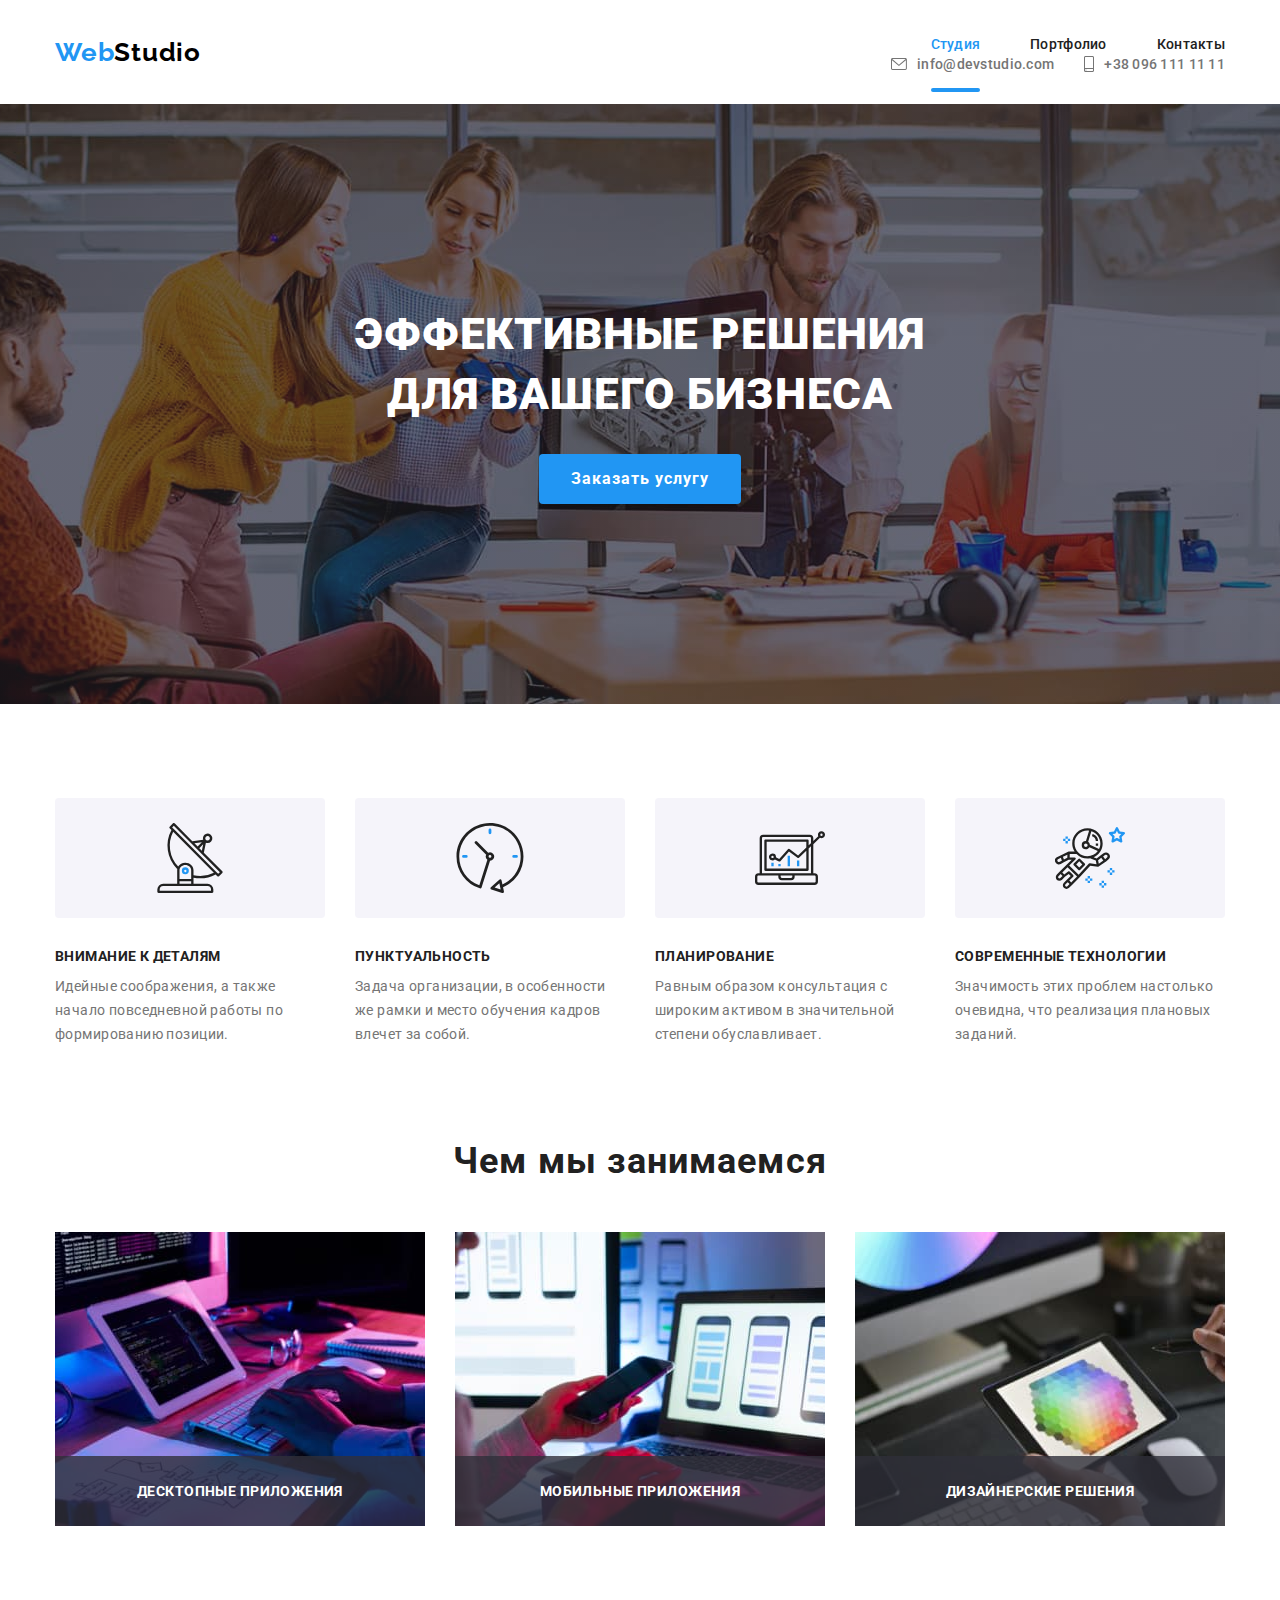
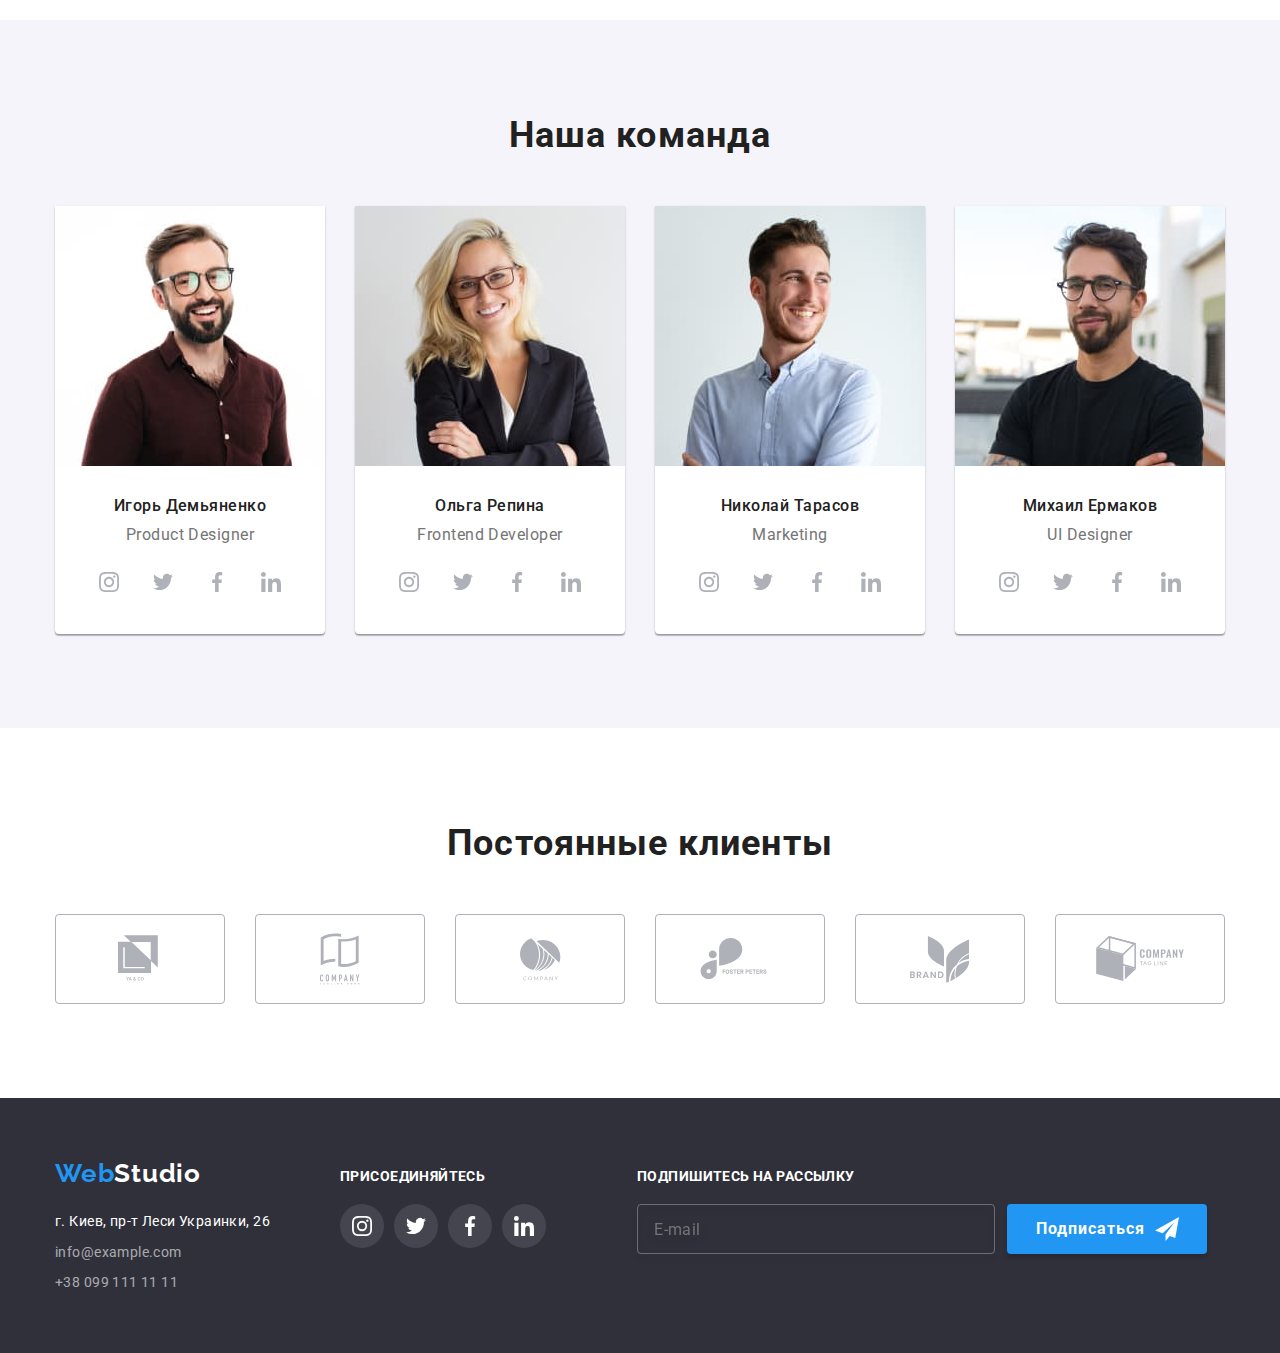
<file: index.html>
<!DOCTYPE html>
<html lang="ru">
  <head>
    <meta charset="UTF-8" />
    <meta name="viewport" content="width=device-width, initial-scale=1.0" />
    <meta http-equiv="X-UA-Compatible" content="ie=edge" />
    <title>WebStudio</title>
    <link
      href="https://fonts.googleapis.com/css2?family=Roboto:wght@400;500;700;900&family=Raleway:wght@700&display=swap"
      rel="stylesheet"
    />
    <link rel="stylesheet" href="/css/normalize.css" />
    <link rel="stylesheet" href="./css/main.min.css" />
  </head>

  <body>
    <header class="page-header">
      <div class="container nav-header">
          <a class="logo" href="index.html" lang="en"
            >Web<span class="logo-title">Studio</span></a
          >
          <button type="button" class="menu-button" aria-expanded="false" data-menu-button>
            <svg width="40" height="40" aria-label="Переключатель мобильного меню">
            <use class="icon-burger" href="./svg/incomoon/symbol-defs.svg#burger"></use>
            <use class="icon-cross" href="./svg/incomoon/symbol-defs.svg#cross"></use>
            </svg>
          </button>
       <div class="navigation-wrap" data-menu>
          <nav class="nav flexbox">
          <ul class="flexbox">
            <li class="menu-nav">
              <a class="link current" href="index.html">Студия</a>
            </li>
            <li class="menu-nav mobile">
              <a class="link" href="portfolio.html">Портфолио</a>
            </li>
            <li class="menu-nav"><a class="link" href="#">Контакты</a></li>
          </ul>
         
         <ul class="contacts-info">
          <li class="mobile-em">
            <a class="link contacts" href="mailto:info@devstudio.com"
              ><svg class="logo-info" width="16" height="12">
                <use href="./svg/incomoon/symbol-defs.svg#envelope"></use>
              </svg>
              info@devstudio.com</a
            >
          </li>
          <li>
            <a class="link contacts" href="tel:+380961111111"
              ><svg class="logo-info" width="10" height="16">
                <use href="./svg/incomoon/symbol-defs.svg#smartphone"></use>
              </svg>
              +38 096 111 11 11</a
            >
          </li>
         </ul>
         </nav>
        </div>
      </div>
    </header>
    <main>
      <section class="section-hero">
        <div class="hero">
          <h1 class="hero-title">
            Эффективные решения
            <br />
            для вашего бизнеса
          </h1>
          <button type="button" class="btn" data-modal-open>
            Заказать услугу
          </button>
        </div>
      </section>
      <section class="section our-adv">
        <div class="container">
          <h2 hidden>Наши преимущества</h2>
          <ul class="flexbox">
            <li class="content-box list-adv">
              <h3 class="section-item">Внимание к деталям</h3>
              <p class="description">
                Идейные соображения, а также начало повседневной работы по
                формированию позиции.
              </p>
            </li>
            <li class="content-box list-adv">
              <h3 class="section-item">Пунктуальность</h3>
              <p class="description">
                Задача организации, в особенности же рамки и место обучения
                кадров влечет за собой.
              </p>
            </li>
            <li class="content-box list-adv">
              <h3 class="section-item">Планирование</h3>
              <p class="description">
                Равным образом консультация с широким активом в значительной
                степени обуславливает.
              </p>
            </li>
            <li class="content-box list-adv">
              <h3 class="section-item">Современные технологии</h3>
              <p class="description">
                Значимость этих проблем настолько очевидна, что реализация
                плановых заданий.
              </p>
            </li>
          </ul>
        </div>
      </section>
      <section class="section doing">
        <div class="container">
          <h2 class="section-title">Чем мы занимаемся</h2>
          <ul class="flexbox">
            <li class="thumb">
              <picture>
                <source srcset="./img/desktop/img1.jpg 1x, ./img/desktop/img1@2x.jpg 2x" media="(min-width: 1200px)" />
              <img
                src="./img/desktop/img1.jpg"
                width="370"
                height="294"
                alt="Pазработка сайта"
              />
              </picture>
              <p class="label">Десктопные приложения</p>
            </li>
            <li class="thumb">
              <picture>
              <source srcset="./img/desktop/img2.jpg 1x, ./img/desktop/img2@2x.jpg 2x" media="(min-width: 1200px)" />
              <img src="./img/desktop/img2.jpg"
                width="370"
                height="294"
                alt="Pазработка мобильных приложений"
              />
              </picture>
              <p class="label">Мобильные приложения</p>
            </li>
            <li class="thumb">
              <picture>
              <source srcset="./img/desktop/img3.jpg 1x, ./img/desktop/img3@2x.jpg 2x" media="(min-width: 1200px)" />
              <img src="./img/desktop/img3.jpg"
                width="370"
                height="294"
                alt="Дизайнерские решения"
              />
              </picture>
              <p class="label">Дизайнерские решения</p>
            </li>
          </ul>
        </div>
      </section>
      <section class="section our-team">
        <div class="container">
          <h2 class="section-title">Наша команда</h2>
          <ul class="flexbox">
            <li class="content-box foto-team">
              <picture>
                <source srcset="./img/desktop/foto1.jpg 1x, ./img/desktop/foto1@2x.jpg 2x"
                  media="(min-width: 1200px)" />
                <source srcset="./img/tablet/foto1.jpg 1x, ./img/tablet/foto1@2x.jpg 2x" media="(min-width: 768px)" />
                <source srcset="./img/mobile/foto1.jpg 1x, ./img/mobile/foto1@2x.jpg 2x" media="(max-width: 767px)" />
              <img
                src="./img/desktop/foto1.jpg"
                width="450"
                alt="Дизайнер продуктов Игорь Демьяненко"
              />
              </picture>
              <div class="foto-team-deskript">
              <h3 class="our-team-title">Игорь Демьяненко</h3>
              <p class="position" lang="en">Product Designer</p>
              <ul class="icon-container">
                <li class="icon">
                  <a
                    class="link-icon"
                    href="https://www.instagram.com/"
                    target="_blank"
                    rel="noopener noreferrer"
                    aria-label="ссылка Инстаграм"
                  >
                    <svg class="icon-social">
                      <use
                        href="./svg/incomoon/symbol-defs.svg#instagram2"
                      ></use>
                    </svg>
                  </a>
                </li>
                <li class="icon">
                  <a
                    class="link-icon"
                    href="https://twitter.com/"
                    target="_blank"
                    rel="noopener noreferrer"
                    aria-label="ссылка Твиттер"
                  >
                    <svg class="icon-social">
                      <use href="./svg/incomoon/symbol-defs.svg#twitter1"></use>
                    </svg>
                  </a>
                </li>
                <li class="icon">
                  <a
                    class="link-icon"
                    href="https://facebook.com/"
                    target="_blank"
                    rel="noopener noreferrer"
                    aria-label="ссылка Фейсбук"
                  >
                    <svg class="icon-social">
                      <use
                        href="./svg/incomoon/symbol-defs.svg#facebook1"
                      ></use>
                    </svg>
                  </a>
                </li>
                <li class="icon">
                  <a
                    class="link-icon"
                    href="https://www.linkedin.com/"
                    target="_blank"
                    rel="noopener noreferrer"
                    aria-label="ссылка Линкедин"
                  >
                    <svg class="icon-social">
                      <use
                        href="./svg/incomoon/symbol-defs.svg#linkedin1"
                      ></use>
                    </svg>
                  </a>
                </li>
              </ul>
              </div>
            </li>

            <li class="content-box foto-team">
              <picture>
                <source srcset="./img/desktop/foto2.jpg 1x, ./img/desktop/foto2@2x.jpg 2x" media="(min-width: 1200px)" />
                <source srcset="./img/tablet/foto2.jpg 1x, ./img/tablet/foto2@2x.jpg 2x" media="(min-width: 768px)" />
                <source srcset="./img/mobile/foto2.jpg 1x, ./img/mobile/foto2@2x.jpg 2x" media="(max-width: 767px)" />
              <img
                src="./img/desktop/foto2.jpg"
                width="450"
                alt="Фронтенд разработчик Ольга Репина"
              />
              </picture>
              <div class="foto-team-deskript">
              <h3 class="our-team-title">Ольга Репина</h3>
              <p class="position" lang="en">Frontend Developer</p>
              <ul class="flexbox icon-container">
                <li class="icon">
                  <a
                    class="link-icon"
                    href="https://www.instagram.com/"
                    target="_blank"
                    rel="noopener noreferrer"
                    aria-label="ссылка Инстаграм"
                  >
                    <svg class="icon-social">
                      <use
                        href="./svg/incomoon/symbol-defs.svg#instagram2"
                      ></use>
                    </svg>
                  </a>
                </li>
                <li class="icon">
                  <a
                    class="link-icon"
                    href="https://twitter.com/"
                    target="_blank"
                    rel="noopener noreferrer"
                    aria-label="ссылка Твиттер"
                  >
                    <svg class="icon-social">
                      <use href="./svg/incomoon/symbol-defs.svg#twitter1"></use>
                    </svg>
                  </a>
                </li>
                <li class="icon">
                  <a
                    class="link-icon"
                    href="https://facebook.com/"
                    target="_blank"
                    rel="noopener noreferrer"
                    aria-label="ссылка Фейсбук"
                  >
                    <svg class="icon-social">
                      <use
                        href="./svg/incomoon/symbol-defs.svg#facebook1"
                      ></use>
                    </svg>
                  </a>
                </li>
                <li class="icon">
                  <a
                    class="link-icon"
                    href="https://www.linkedin.com/"
                    target="_blank"
                    rel="noopener noreferrer"
                    aria-label="ссылка Линкедин"
                  >
                    <svg class="icon-social">
                      <use
                        href="./svg/incomoon/symbol-defs.svg#linkedin1"
                      ></use>
                    </svg>
                  </a>
                </li>
              </ul>
              </div>
            </li>
            <li class="content-box foto-team">
              <picture>
                <source srcset="./img/desktop/foto3.jpg 1x, ./img/desktop/foto3@2x.jpg 2x" media="(min-width: 1200px)" />
                <source srcset="./img/tablet/foto3.jpg 1x, ./img/tablet/foto3@2x.jpg 2x" media="(min-width: 768px)" />
                <source srcset="./img/mobile/foto3.jpg 1x, ./img/mobile/foto3@2x.jpg 2x" media="(max-width: 767px)" />
              <img
                src="./img/desktop/foto3.jpg"
                width="450"
                alt="Маркетолог Николай Тарасов"
              />
              </picture>
              <div class="foto-team-deskript">
              <h3 class="our-team-title">Николай Тарасов</h3>
              <p class="position" lang="en">Marketing</p>
              <ul class="flexbox icon-container">
                <li class="icon">
                  <a
                    class="link-icon"
                    href="https://www.instagram.com/"
                    target="_blank"
                    rel="noopener noreferrer"
                    aria-label="ссылка Инстаграм"
                  >
                    <svg class="icon-social">
                      <use
                        href="./svg/incomoon/symbol-defs.svg#instagram2"
                      ></use>
                    </svg>
                  </a>
                </li>
                <li class="icon">
                  <a
                    class="link-icon"
                    href="https://twitter.com/"
                    target="_blank"
                    rel="noopener noreferrer"
                    aria-label="ссылка Твиттер"
                  >
                    <svg class="icon-social">
                      <use href="./svg/incomoon/symbol-defs.svg#twitter1"></use>
                    </svg>
                  </a>
                </li>
                <li class="icon">
                  <a
                    class="link-icon"
                    href="https://facebook.com/"
                    target="_blank"
                    rel="noopener noreferrer"
                    aria-label="ссылка Фейсбук"
                  >
                    <svg class="icon-social">
                      <use
                        href="./svg/incomoon/symbol-defs.svg#facebook1"
                      ></use>
                    </svg>
                  </a>
                </li>
                <li class="icon">
                  <a
                    class="link-icon"
                    href="https://www.linkedin.com/"
                    target="_blank"
                    rel="noopener noreferrer"
                    aria-label="ссылка Линкедин"
                  >
                    <svg class="icon-social">
                      <use
                        href="./svg/incomoon/symbol-defs.svg#linkedin1"
                      ></use>
                    </svg>
                  </a>
                </li>
              </ul>
              </div>
            </li>
            <li class="content-box foto-team">
              <picture>
                <source srcset="./img/desktop/foto4.jpg 1x, ./img/desktop/foto4@2x.jpg 2x" media="(min-width: 1200px)" />
                <source srcset="./img/tablet/foto4.jpg 1x, ./img/tablet/foto4@2x.jpg 2x" media="(min-width: 768px)" />
                <source srcset="./img/mobile/foto4.jpg 1x, ./img/mobile/foto4@2x.jpg 2x" media="(max-width: 767px)" />
              <img
                src="./img/desktop/foto4.jpg"
                width="450"
                alt="Дизайнер интерфейсов Михаил Ермаков"
              />
              </picture>
              <div class="foto-team-deskript">
              <h3 class="our-team-title">Михаил Ермаков</h3>
              <p class="position" lang="en">UI Designer</p>
              <ul class="flexbox icon-container">
                <li class="icon">
                  <a
                    class="link-icon"
                    href="https://www.instagram.com/"
                    target="_blank"
                    rel="noopener noreferrer"
                    aria-label="ссылка Инстаграм"
                  >
                    <svg class="icon-social">
                      <use
                        href="./svg/incomoon/symbol-defs.svg#instagram2"
                      ></use>
                    </svg>
                  </a>
                </li>
                <li class="icon">
                  <a
                    class="link-icon"
                    href="https://twitter.com/"
                    target="_blank"
                    rel="noopener noreferrer"
                    aria-label="ссылка Твиттер"
                  >
                    <svg class="icon-social">
                      <use href="./svg/incomoon/symbol-defs.svg#twitter1"></use>
                    </svg>
                  </a>
                </li>
                <li class="icon">
                  <a
                    class="link-icon"
                    href="https://facebook.com/"
                    target="_blank"
                    rel="noopener noreferrer"
                    aria-label="ссылка Фейсбук"
                  >
                    <svg class="icon-social">
                      <use
                        href="./svg/incomoon/symbol-defs.svg#facebook1"
                      ></use>
                    </svg>
                  </a>
                </li>
                <li class="icon">
                  <a
                    class="link-icon"
                    href="https://www.linkedin.com/"
                    target="_blank"
                    rel="noopener noreferrer"
                    aria-label="ссылка Линкедин"
                  >
                    <svg class="icon-social">
                      <use
                        href="./svg/incomoon/symbol-defs.svg#linkedin1"
                      ></use>
                    </svg>
                  </a>
                </li>
              </ul>
              </div>
            </li>
          </ul>
          
        </div>
      </section>
      <section class="section">
        <div class="container">
          <h2 class="section-title">Постоянные клиенты</h2>
          <ul class="company">
            <li class="logo-company">
              <a class="link-logo" href="#">
                <svg class="logo-icon" width="44" height="49">
                  <use href="./svg/incomoon/symbol-defs.svg#logo1"></use>
                </svg>
              </a>
            </li>
            <li class="logo-company">
              <a class="link-logo" href="#">
                <svg class="logo-icon" width="40" height="52">
                  <use href="./svg/incomoon/symbol-defs.svg#logo2"></use>
                </svg>
              </a>
            </li>
            <li class="logo-company">
              <a class="link-logo" href="#">
                <svg class="logo-icon" width="41" height="43">
                  <use href="./svg/incomoon/symbol-defs.svg#logo3"></use>
                </svg>
              </a>
            </li>
            <li class="logo-company">
              <a class="link-logo" href="#">
                <svg class="logo-icon" width="80" height="42">
                  <use href="./svg/incomoon/symbol-defs.svg#logo4"></use>
                </svg>
              </a>
            </li>
            <li class="logo-company">
              <a class="link-logo" href="#">
                <svg class="logo-icon" width="59" height="47">
                  <use href="./svg/incomoon/symbol-defs.svg#logo5"></use>
                </svg>
              </a>
            </li>
            <li class="logo-company">
              <a class="link-logo" href="#">
                <svg class="logo-icon" width="88.5" height="45.5">
                  <use href="./svg/incomoon/symbol-defs.svg#logo6"></use>
                </svg>
              </a>
            </li>
          </ul>
        </div>
      </section>
    </main>
    <footer class="footer-section">
      <div class="container flexbox">
        <div class="footer-info">
        <a class="logo" href="index.html" lang="en"
          >Web<span class="logo-title-2">Studio</span></a
        >
        
          <address class="address-title">
            <ul>
              <li>
                <a
                  class="address-link"
                  href="https://www.google.com/maps/place/%D0%B1%D1%83%D0%BB%D1%8C%D0%B2%D0%B0%D1%80+%D0%9B%D0%B5%D1%81%D1%96+%D0%A3%D0%BA%D1%80%D0%B0%D1%97%D0%BD%D0%BA%D0%B8,+26,+%D0%9A%D0%B8%D1%97%D0%B2,+02000/@50.4265841,30.5361971,17z/data=!3m1!4b1!4m5!3m4!1s0x40d4cf0e033ecbe9:0x57a4dffefec77da0!8m2!3d50.4265807!4d30.5383858"
                  target="_blank"
                  rel="noopener noreferrer"
                >
                  г. Киев, пр-т Леси Украинки, 26
                </a>
              </li>
              <li class="contacts-position">
                <a class="contacts-link" href="mailto:info@example.com"
                  >info@example.com</a
                >
              </li>
              <li>
                <a class="contacts-link" href="tel:+380991111111"
                  >+38 099 111 11 11</a
                >
              </li>
            </ul>
          </address>
          </div>
          <div>
            <b class="join">присоединяйтесь</b>
            <ul class="icon-container">
              <li class="icon">
                <a
                  class="link-icon social insta"
                  href="#"
                  target="_blank"
                  rel="noopener noreferrer"
                  aria-label="ссылка на Инстаграм"
                ></a>
              </li>
              <li class="icon">
                <a
                  class="link-icon social twt"
                  href="#"
                  target="_blank"
                  rel="noopener noreferrer"
                  aria-label="ссылка на Твиттер"
                ></a>
              </li>
              <li class="icon">
                <a
                  class="link-icon social fe"
                  href="#"
                  target="_blank"
                  rel="noopener noreferrer"
                  aria-label="ссылка на Фейсбук"
                ></a>
              </li>
              <li class="icon">
                <a
                  class="link-icon social lin"
                  href="#"
                  target="_blank"
                  rel="noopener noreferrer"
                  aria-label="ссылка на Линкедин"
                ></a>
              </li>
            </ul>
          </div>
          <div class="sign-up">
            <b class="join">Подпишитесь на рассылку</b>
            <form action="" class="flexbox form-footer">
              <input
                type="email"
                name="email"
                class="form-field-bg"
                placeholder="E-mail"
              />
              <button class="btn send">Подписаться</button>
            </form>
          </div>
      </div>
    </footer>
    <div class="backdrop is-hidden" data-modal>
      <div class="modal">
        <div class="modal-close">
        <button class="btn-close" data-modal-close>
          <svg class="close-icon" width="18" height="18">
            <use href="./svg/incomoon/symbol-defs.svg#close"></use>
          </svg>
        </button>
        </div>

        <form action="" class="form">
          <h2 class="form-title">Оставьте свои данные, мы вам перезвоним</h2>
          <label for="user-name" class="form-label"
            >Имя
            <input
              type="text"
              name="user-name"
              id="user-name"
              class="form-field"
              pattern="^[A-Za-zА-Яа-яЁё\s]+$"
              autocomplete="off"
              required
            />
            <svg class="form-icon" width="18" height="18">
              <use href="./svg/incomoon/symbol-defs.svg#person-black"></use>
            </svg>
          </label>

          <label for="user-phone" class="form-label"
            >Телефон
            <input
              type="tel"
              name="user-phone"
              id="user-phone"
              class="form-field"
              pattern="[0-9]{10,12}"
              autocomplete="off"
              required
            />
            <svg class="form-icon" width="18" height="18">
              <use href="./svg/incomoon/symbol-defs.svg#phone-black"></use>
            </svg>
          </label>

          <label for="user-mail" class="form-label"
            >Почта
            <input
              type="email"
              name="user-mail"
              id="user-mail"
              class="form-field"
            />
            <svg class="form-icon" width="18" height="18">
              <use href="./svg/incomoon/symbol-defs.svg#email-black"></use>
            </svg>
          </label>
          <label for="user-message" class="form-label"
            >Комментарий
            <textarea
              name="user-message"
              id="user-message"
              placeholder="Введите текст"
              rows="7"
              class="form-field"
            ></textarea>
          </label>

          <label for="checkbox" class="checkbox-label">
            <input type="checkbox" class="checkbox" id="checkbox" />
            <span class="checkbox-icon"></span>
            <span
              >Соглашаюсь с рассылкой и принимаю
              <a href=""> Условия договора</a></span
            >
          </label>

          <button class="btn">Отправить</button>
        </form>
      </div>
    </div>
    <script src="./js/script.js"></script>
    <script src="./js/menu.js"></script>
  </body>
</html>
</file>
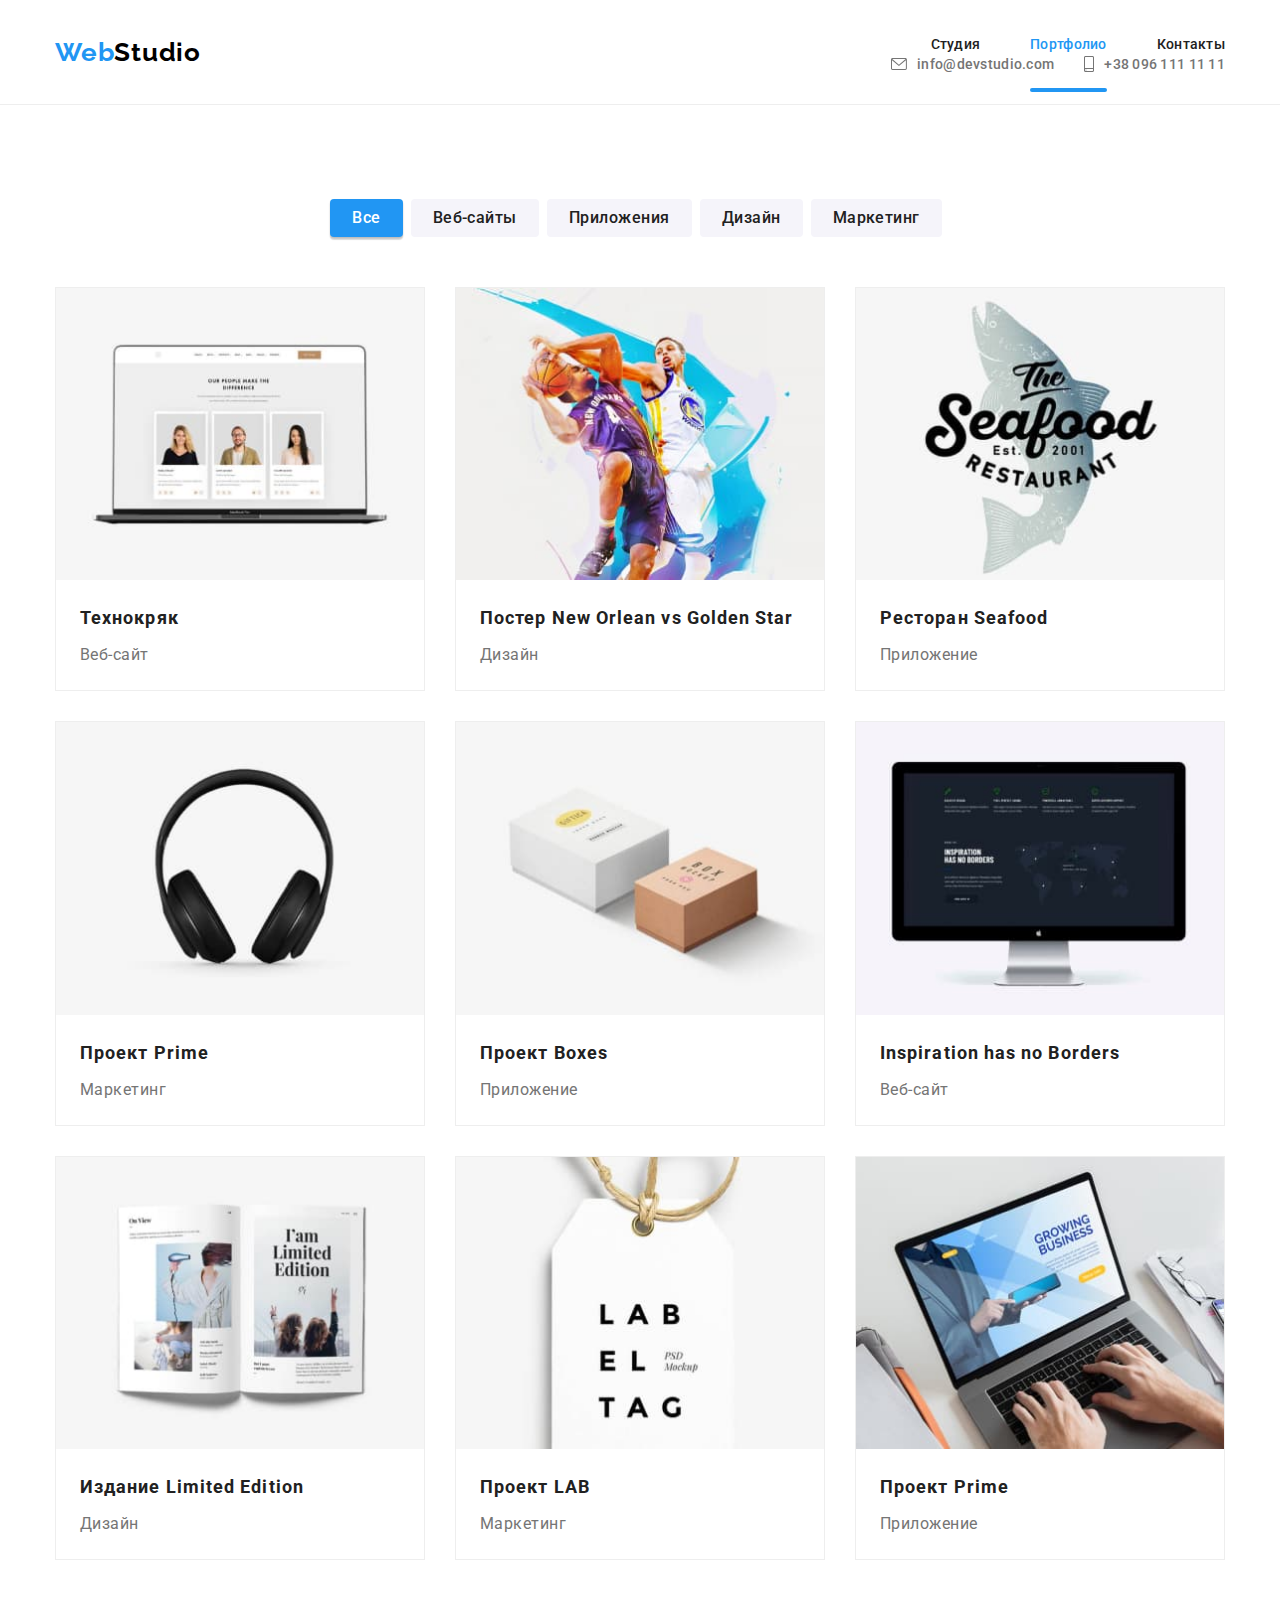
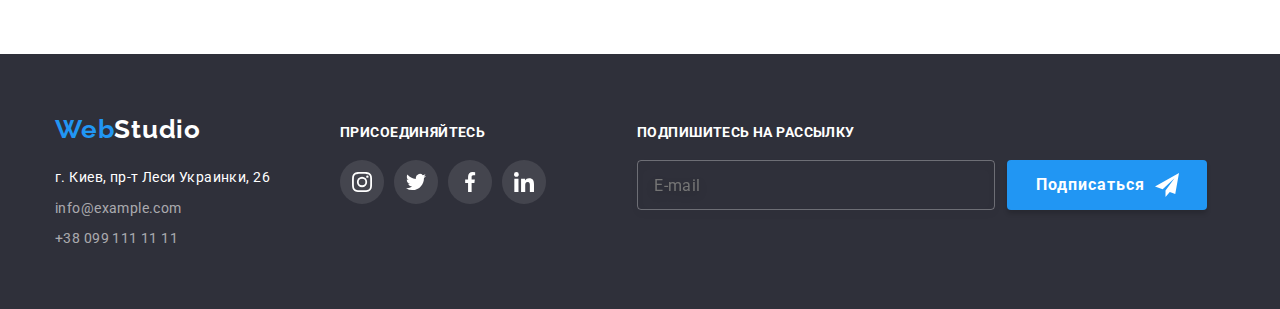
<file: portfolio.html>
<!DOCTYPE html>
<html lang="ru">
  <head>
    <meta charset="UTF-8" />
    <meta name="viewport" content="width=device-width, initial-scale=1.0" />
    <meta http-equiv="X-UA-Compatible" content="ie=edge" />
    <title>Портфолио</title>
    <link
      href="https://fonts.googleapis.com/css2?family=Roboto:wght@400;500;700;900&family=Raleway:wght@700&display=fallback"
      rel="stylesheet"
    />
    <link rel="stylesheet" href="/css/normalize.css" />
    <link rel="stylesheet" href="./css/main.min.css" />
  </head>

  <body>
    <header class="page-header border">
      <div class="container nav-header">
        <a class="logo" href="index.html" lang="en">Web<span class="logo-title">Studio</span></a>
        <button type="button" class="menu-button" aria-expanded="false" data-menu-button>
          <svg width="40" height="40" aria-label="Переключатель мобильного меню">
            <use class="icon-burger" href="./svg/incomoon/symbol-defs.svg#burger"></use>
            <use class="icon-cross" href="./svg/incomoon/symbol-defs.svg#cross"></use>
          </svg>
        </button>
        <div class="navigation-wrap" data-menu>
          <nav class="nav flexbox">
            <ul class="flexbox">
              <li class="menu-nav">
                <a class="link" href="index.html">Студия</a>
              </li>
              <li class="menu-nav mobile">
                <a class="link current" href="portfolio.html">Портфолио</a>
              </li>
              <li class="menu-nav"><a class="link" href="#">Контакты</a></li>
            </ul>
    
            <ul class="contacts-info">
              <li class="mobile-em">
                <a class="link contacts" href="mailto:info@devstudio.com"><svg class="logo-info" width="16" height="12">
                    <use href="./svg/incomoon/symbol-defs.svg#envelope"></use>
                  </svg>
                  info@devstudio.com</a>
              </li>
              <li>
                <a class="link contacts" href="tel:+380961111111"><svg class="logo-info" width="10" height="16">
                    <use href="./svg/incomoon/symbol-defs.svg#smartphone"></use>
                  </svg>
                  +38 096 111 11 11</a>
              </li>
            </ul>
          </nav>
        </div>
      </div>
    </header>
    <main>
      <section class="section">
        <div class="container">
          <h1 hidden id="portfolio">Портфолио</h1>
          <nav>
            <ul class="flexbox btn-menu">
              <li>
                <button type="button" class="button current-btn">Все</button>
              </li>
              <li><button type="button" class="button">Веб-сайты</button></li>
              <li><button type="button" class="button">Приложения</button></li>
              <li><button type="button" class="button">Дизайн</button></li>
              <li><button type="button" class="button">Маркетинг</button></li>
            </ul>
          </nav>
          <h2 hidden id="all">Все</h2>
          <ul class="flexbox card">
            <li class="card-item">
              <div class="card-box">
                <div class="card-overlay">
                  <p>
                    Технокряк это современная площадка распространения
                    коронавируса. Компании используют эту платформу для
                    цифрового шпионажа и атак на защищённые сервера конкурентов.
                  </p>
                </div>
                <picture>
                  <source srcset="./img.portfolio/desktop/img1.jpg 1x, ./img.portfolio/desktop/img1@2x.jpg 2x" media="(min-width: 1200px)" />
                  <source srcset="./img.portfolio/tablet/img1.jpg 1x, ./img.portfolio/tablet/img1@2x.jpg 2x" media="(min-width: 768px)" />
                  <source srcset="./img.portfolio/mobile/img1.jpg 1x, ./img.portfolio/mobile/img1@2x.jpg 2x" media="(max-width: 767px)" />
                <img
                  src="./img.portfolio/mobile/img1.jpg"
                  width="450"
                  height="294"
                  alt="Монитор ноутбука с открытым веб-сайтом"
                />
                </picture>
              </div>
              <div class="title-position">
                <h3 class="portfolio-title">Технокряк</h3>
                <p class="portfolio-description">Веб-сайт</p>
              </div>
            </li>

            <li class="card-item">
                <picture>
                  <source srcset="./img.portfolio/desktop/img2.jpg 1x, ./img.portfolio/desktop/img2@2x.jpg 2x" media="(min-width: 1200px)" />
                  <source srcset="./img.portfolio/tablet/img2.jpg 1x, ./img.portfolio/tablet/img2@2x.jpg 2x" media="(min-width: 768px)" />
                  <source srcset="./img.portfolio/mobile/img2.jpg 1x, ./img.portfolio/mobile/img2@2x.jpg 2x" media="(max-width: 767px)" />
                <img
                  src="./img.portfolio/mobile/img2.jpg"
                  width="450"
                height="294"
                alt="Два баскетболиста играют в баскетбол"
              />
              </picture>
              <div class="title-position">
                <h3 class="portfolio-title">
                  Постер New Orlean vs Golden Star
                </h3>
                <p class="portfolio-description">Дизайн</p>
              </div>
            </li>
            <li class="card-item">
              <picture>
                <source srcset="./img.portfolio/desktop/img3.jpg 1x, ./img.portfolio/desktop/img3@2x.jpg 2x"
                  media="(min-width: 1200px)" />
                <source srcset="./img.portfolio/tablet/img3.jpg 1x, ./img.portfolio/tablet/img3@2x.jpg 2x"
                  media="(min-width: 768px)" />
                <source srcset="./img.portfolio/mobile/img3.jpg 1x, ./img.portfolio/mobile/img3@2x.jpg 2x"
                  media="(max-width: 767px)" />
                <img src="./img.portfolio/mobile/img3.jpg" width="450"
                height="294"
                alt="Надпись ''The seafood restaurant'' на фоне серой рыбы"
              />
              </picture>
              <div class="title-position">
                <h3 class="portfolio-title">Ресторан Seafood</h3>
                <p class="portfolio-description">Приложение</p>
              </div>
            </li>
            <li class="card-item">
            <picture>
              <source srcset="./img.portfolio/desktop/img4.jpg 1x, ./img.portfolio/desktop/img4@2x.jpg 2x"
                media="(min-width: 1200px)" />
              <source srcset="./img.portfolio/tablet/img4.jpg 1x, ./img.portfolio/tablet/img4@2x.jpg 2x"
                media="(min-width: 768px)" />
              <source srcset="./img.portfolio/mobile/img4.jpg 1x, ./img.portfolio/mobile/img4@2x.jpg 2x"
                media="(max-width: 767px)" />
              <img src="./img.portfolio/mobile/img4.jpg" width="450"
                height="294"
                alt="Мониторные наушники"
              />
              </picture>
              <div class="title-position">
                <h3 class="portfolio-title">Проект Prime</h3>
                <p class="portfolio-description">Маркетинг</p>
              </div>
            </li>
            <li class="card-item">
              <picture>
                <source srcset="./img.portfolio/desktop/img5.jpg 1x, ./img.portfolio/desktop/img5@2x.jpg 2x"
                  media="(min-width: 1200px)" />
                <source srcset="./img.portfolio/tablet/img5.jpg 1x, ./img.portfolio/tablet/img5@2x.jpg 2x"
                  media="(min-width: 768px)" />
                <source srcset="./img.portfolio/mobile/img5.jpg 1x, ./img.portfolio/mobile/img5@2x.jpg 2x"
                  media="(max-width: 767px)" />
                <img src="./img.portfolio/mobile/img5.jpg" width="450"
                height="294"
                alt="Две небольших коробочки в 3d изображении"
              />
              </picture>
              <div class="title-position">
                <h3 class="portfolio-title">Проект Boxes</h3>
                <p class="portfolio-description">Приложение</p>
              </div>
            </li>
            <li class="card-item">
              <picture>
                <source srcset="./img.portfolio/desktop/img6.jpg 1x, ./img.portfolio/desktop/img6@2x.jpg 2x"
                  media="(min-width: 1200px)" />
                <source srcset="./img.portfolio/tablet/img6.jpg 1x, ./img.portfolio/tablet/img6@2x.jpg 2x"
                  media="(min-width: 768px)" />
                <source srcset="./img.portfolio/mobile/img6.jpg 1x, ./img.portfolio/mobile/img6@2x.jpg 2x"
                  media="(max-width: 767px)" />
                <img src="./img.portfolio/mobile/img6.jpg" width="450"
                height="294"
                alt="Монитор компьютера с открытым веб-сайтом"
              />
              </picture>
              <div class="title-position">
                <h3 class="portfolio-title">Inspiration has no Borders</h3>
                <p class="portfolio-description">Веб-сайт</p>
              </div>
            </li>
            <li class="card-item">
              <picture>
                <source srcset="./img.portfolio/desktop/img7.jpg 1x, ./img.portfolio/desktop/img7@2x.jpg 2x"
                  media="(min-width: 1200px)" />
                <source srcset="./img.portfolio/tablet/img7.jpg 1x, ./img.portfolio/tablet/img7@2x.jpg 2x"
                  media="(min-width: 768px)" />
                <source srcset="./img.portfolio/mobile/img7.jpg 1x, ./img.portfolio/mobile/img7@2x.jpg 2x"
                  media="(max-width: 767px)" />
                <img src="./img.portfolio/mobile/img7.jpg" width="450"
                height="294"
                alt="открытая книга с картинками"
              />
            </picture>
              <div class="title-position">
                <h3 class="portfolio-title">Издание Limited Edition</h3>
                <p class="portfolio-description">Дизайн</p>
              </div>
            </li>
            <li class="card-item">
              <picture>
                <source srcset="./img.portfolio/desktop/img8.jpg 1x, ./img.portfolio/desktop/img8@2x.jpg 2x"
                  media="(min-width: 1200px)" />
                <source srcset="./img.portfolio/tablet/img8.jpg 1x, ./img.portfolio/tablet/img8@2x.jpg 2x"
                  media="(min-width: 768px)" />
                <source srcset="./img.portfolio/mobile/img8.jpg 1x, ./img.portfolio/mobile/img8@2x.jpg 2x"
                  media="(max-width: 767px)" />
                <img src="./img.portfolio/mobile/img8.jpg" width="450"
                height="294"
                alt="Белый ярлык на веревке с надписью черными буквами ''LAB EL TAG PSD Mockup''"
              />
              </picture>
              <div class="title-position">
                <h3 class="portfolio-title">Проект LAB</h3>
                <p class="portfolio-description">Маркетинг</p>
              </div>
            </li>
            <li class="card-item">
              <picture>
                <source srcset="./img.portfolio/desktop/img9.jpg 1x, ./img.portfolio/desktop/img9@2x.jpg 2x"
                  media="(min-width: 1200px)" />
                <source srcset="./img.portfolio/tablet/img9.jpg 1x, ./img.portfolio/tablet/img9@2x.jpg 2x"
                  media="(min-width: 768px)" />
                <source srcset="./img.portfolio/mobile/img9.jpg 1x, ./img.portfolio/mobile/img9@2x.jpg 2x"
                  media="(max-width: 767px)" />
                <img src="./img.portfolio/mobile/img9.jpg" width="450"
                height="294"
                alt="Работа за ноутбуком, открытым на веб-сайте"
              />
              </picture>
              <div class="title-position">
                <h3 class="portfolio-title">Проект Prime</h3>
                <p class="portfolio-description">Приложение</p>
              </div>
            </li>
          </ul>
        </div>
      </section>
    </main>
<footer class="footer-section">
  <div class="container flexbox">
    <div class="footer-info">
      <a class="logo" href="index.html" lang="en">Web<span class="logo-title-2">Studio</span></a>

      <address class="address-title">
        <ul>
          <li>
            <a class="address-link"
              href="https://www.google.com/maps/place/%D0%B1%D1%83%D0%BB%D1%8C%D0%B2%D0%B0%D1%80+%D0%9B%D0%B5%D1%81%D1%96+%D0%A3%D0%BA%D1%80%D0%B0%D1%97%D0%BD%D0%BA%D0%B8,+26,+%D0%9A%D0%B8%D1%97%D0%B2,+02000/@50.4265841,30.5361971,17z/data=!3m1!4b1!4m5!3m4!1s0x40d4cf0e033ecbe9:0x57a4dffefec77da0!8m2!3d50.4265807!4d30.5383858"
              target="_blank" rel="noopener noreferrer">
              г. Киев, пр-т Леси Украинки, 26
            </a>
          </li>
          <li class="contacts-position">
            <a class="contacts-link" href="mailto:info@example.com">info@example.com</a>
          </li>
          <li>
            <a class="contacts-link" href="tel:+380991111111">+38 099 111 11 11</a>
          </li>
        </ul>
      </address>
    </div>
    <div>
      <b class="join">присоединяйтесь</b>
      <ul class="icon-container">
        <li class="icon">
          <a class="link-icon social insta" href="#" target="_blank" rel="noopener noreferrer"
            aria-label="ссылка на Инстаграм"></a>
        </li>
        <li class="icon">
          <a class="link-icon social twt" href="#" target="_blank" rel="noopener noreferrer"
            aria-label="ссылка на Твиттер"></a>
        </li>
        <li class="icon">
          <a class="link-icon social fe" href="#" target="_blank" rel="noopener noreferrer"
            aria-label="ссылка на Фейсбук"></a>
        </li>
        <li class="icon">
          <a class="link-icon social lin" href="#" target="_blank" rel="noopener noreferrer"
            aria-label="ссылка на Линкедин"></a>
        </li>
      </ul>
    </div>
    <div class="sign-up">
      <b class="join">Подпишитесь на рассылку</b>
      <form action="" class="flexbox form-footer">
        <input type="email" name="email" class="form-field-bg" placeholder="E-mail" />
        <button class="btn send">Подписаться</button>
      </form>
    </div>
  </div>
</footer>
<script src="./js/menu.js"></script>
  </body>
</html>
</file>
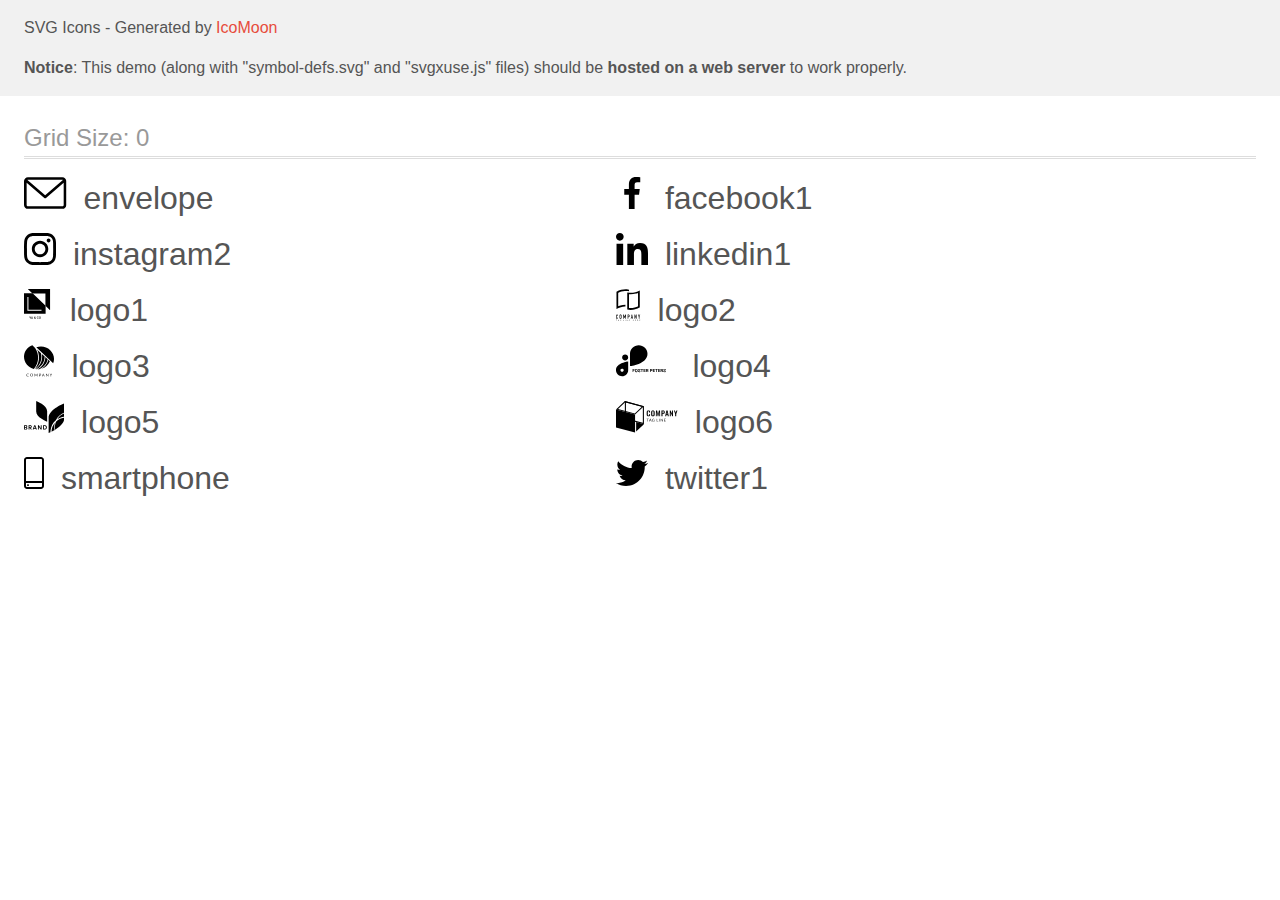
<file: svg/incomoon/demo-external-svg.html>
<!doctype html>
<html>
<head>
    <title>IcoMoon - SVG Icons</title>
    <meta charset="utf-8">
    <meta name="viewport" content="width=device-width, initial-scale=1">
    <link rel="stylesheet" href="demo-files/demo.css">
    <link rel="stylesheet" href="style.css">
</head>
<body>
<header class="bgc1 clearfix">
<div class="mhl">
    <p>SVG Icons - Generated by <a href="https://icomoon.io/app">IcoMoon</a></p><p><strong>Notice</strong>: This demo (along with "symbol-defs.svg" and "svgxuse.js" files) should be <b>hosted on a web server</b> to work properly.</p>
</div>
</header>
    <div class="clearfix mhl ptl">
        <h1 class="mvm mtn fgc1">Grid Size: 0</h1>
        <div class="glyph fs1">
            <div class="clearfix pbs">
                <svg class="icon envelope"><use xlink:href="symbol-defs.svg#envelope"></use></svg><span class="name"> envelope</span>
            </div>
        </div>
        <div class="glyph fs1">
            <div class="clearfix pbs">
                <svg class="icon facebook1"><use xlink:href="symbol-defs.svg#facebook1"></use></svg><span class="name"> facebook1</span>
            </div>
        </div>
        <div class="glyph fs1">
            <div class="clearfix pbs">
                <svg class="icon instagram2"><use xlink:href="symbol-defs.svg#instagram2"></use></svg><span class="name"> instagram2</span>
            </div>
        </div>
        <div class="glyph fs1">
            <div class="clearfix pbs">
                <svg class="icon linkedin1"><use xlink:href="symbol-defs.svg#linkedin1"></use></svg><span class="name"> linkedin1</span>
            </div>
        </div>
        <div class="glyph fs1">
            <div class="clearfix pbs">
                <svg class="icon logo1"><use xlink:href="symbol-defs.svg#logo1"></use></svg><span class="name"> logo1</span>
            </div>
        </div>
        <div class="glyph fs1">
            <div class="clearfix pbs">
                <svg class="icon logo2"><use xlink:href="symbol-defs.svg#logo2"></use></svg><span class="name"> logo2</span>
            </div>
        </div>
        <div class="glyph fs1">
            <div class="clearfix pbs">
                <svg class="icon logo3"><use xlink:href="symbol-defs.svg#logo3"></use></svg><span class="name"> logo3</span>
            </div>
        </div>
        <div class="glyph fs1">
            <div class="clearfix pbs">
                <svg class="icon logo4"><use xlink:href="symbol-defs.svg#logo4"></use></svg><span class="name"> logo4</span>
            </div>
        </div>
        <div class="glyph fs1">
            <div class="clearfix pbs">
                <svg class="icon logo5"><use xlink:href="symbol-defs.svg#logo5"></use></svg><span class="name"> logo5</span>
            </div>
        </div>
        <div class="glyph fs1">
            <div class="clearfix pbs">
                <svg class="icon logo6"><use xlink:href="symbol-defs.svg#logo6"></use></svg><span class="name"> logo6</span>
            </div>
        </div>
        <div class="glyph fs1">
            <div class="clearfix pbs">
                <svg class="icon smartphone"><use xlink:href="symbol-defs.svg#smartphone"></use></svg><span class="name"> smartphone</span>
            </div>
        </div>
        <div class="glyph fs1">
            <div class="clearfix pbs">
                <svg class="icon twitter1"><use xlink:href="symbol-defs.svg#twitter1"></use></svg><span class="name"> twitter1</span>
            </div>
        </div>
  </div>
<script defer src="svgxuse.js"></script>
</body>
</html>
</file>
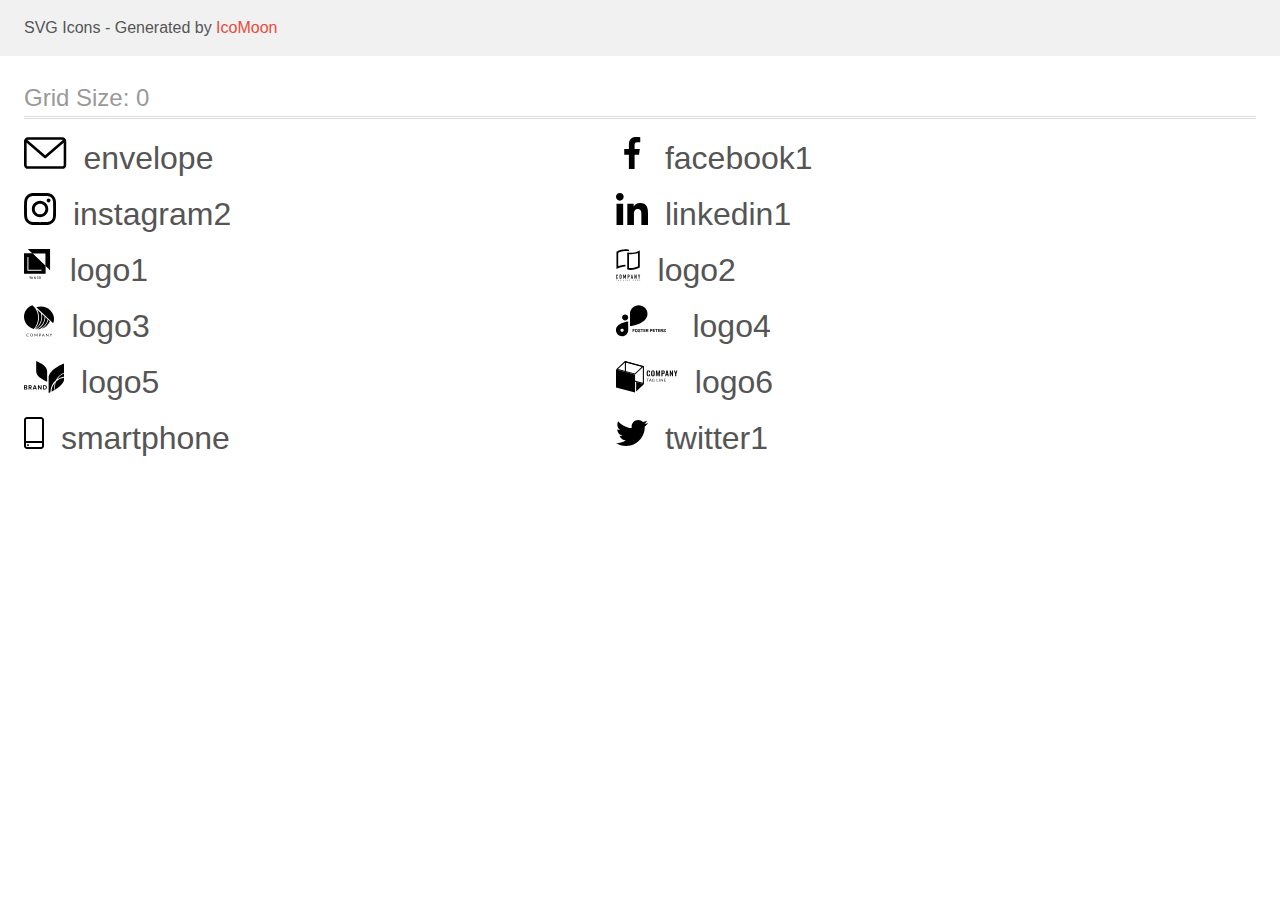
<file: svg/incomoon/demo.html>
<!doctype html>
<html>
<head>
    <title>IcoMoon - SVG Icons</title>
    <meta charset="utf-8">
    <meta name="viewport" content="width=device-width, initial-scale=1">
    <link rel="stylesheet" href="demo-files/demo.css">
    <link rel="stylesheet" href="style.css">
</head>
<body>
<svg aria-hidden="true" style="position: absolute; width: 0; height: 0; overflow: hidden;" version="1.1" xmlns="http://www.w3.org/2000/svg" xmlns:xlink="http://www.w3.org/1999/xlink">
<defs>
<symbol id="envelope" viewBox="0 0 43 32">
<path d="M38.667 0h-34.667c-2.205 0-4 1.795-4 4v24c0 2.205 1.795 4 4 4h34.667c2.205 0 4-1.795 4-4v-24c0-2.205-1.795-4-4-4zM38.667 2.667c0.181 0 0.355 0.037 0.512 0.104l-17.845 15.467-17.845-15.467c0.151-0.065 0.327-0.104 0.512-0.104h34.667zM38.667 29.333h-34.667c-0.736 0-1.333-0.597-1.333-1.333v0-22.413l17.792 15.421c0.233 0.203 0.539 0.327 0.875 0.327s0.642-0.124 0.876-0.328l-0.002 0.001 17.792-15.421v22.413c0 0.736-0.597 1.333-1.333 1.333v0z"></path>
</symbol>
<symbol id="facebook1" viewBox="0 0 32 32">
<path d="M21.328 5.312h2.923v-5.088c-1.232-0.143-2.66-0.224-4.108-0.224-0.052 0-0.104 0-0.156 0l0.008-0c-4.213 0-7.099 2.65-7.099 7.52v4.48h-4.646v5.688h4.646v14.312h5.699v-14.31h4.459l0.707-5.688h-5.168v-3.922c0-1.643 0.443-2.768 2.734-2.768z"></path>
</symbol>
<symbol id="instagram2" viewBox="0 0 32 32">
<path d="M31.968 9.408c-0.074-1.701-0.349-2.869-0.744-3.882-0.423-1.111-1.052-2.058-1.847-2.837l-0.001-0.001c-0.78-0.792-1.724-1.419-2.778-1.827l-0.054-0.018c-1.021-0.394-2.182-0.667-3.883-0.742-1.712-0.082-2.256-0.101-6.602-0.101-4.344 0-4.888 0.019-6.595 0.094-1.701 0.074-2.869 0.349-3.88 0.742-1.112 0.424-2.060 1.054-2.839 1.85l-0.001 0.001c-0.791 0.78-1.418 1.724-1.825 2.778l-0.018 0.054c-0.395 1.019-0.669 2.181-0.744 3.882-0.082 1.712-0.101 2.256-0.101 6.602 0 4.344 0.019 4.888 0.094 6.595 0.075 1.701 0.35 2.869 0.744 3.882 0.426 1.11 1.055 2.057 1.849 2.837l0.001 0.001c0.8 0.813 1.77 1.443 2.832 1.843 1.019 0.395 2.182 0.67 3.882 0.744 1.707 0.075 2.251 0.094 6.595 0.094 4.346 0 4.89-0.019 6.595-0.094 1.701-0.074 2.869-0.349 3.882-0.742 2.157-0.85 3.833-2.526 4.664-4.628l0.019-0.055c0.394-1.019 0.669-2.182 0.744-3.882 0.075-1.707 0.093-2.251 0.093-6.595s-0.006-4.888-0.080-6.595zM29.088 22.474c-0.070 1.563-0.333 2.406-0.552 2.97-0.551 1.399-1.638 2.486-3.001 3.024l-0.036 0.013c-0.563 0.219-1.413 0.482-2.97 0.55-1.688 0.075-2.194 0.094-6.464 0.094-4.269 0-4.782-0.019-6.464-0.094-1.563-0.069-2.406-0.331-2.97-0.55-0.721-0.269-1.334-0.676-1.836-1.192l-0.001-0.001c-0.517-0.503-0.924-1.117-1.184-1.803l-0.011-0.034c-0.218-0.563-0.48-1.413-0.549-2.97-0.075-1.688-0.094-2.195-0.094-6.464 0-4.27 0.019-4.784 0.094-6.464 0.069-1.563 0.331-2.406 0.549-2.97 0.269-0.722 0.678-1.337 1.198-1.837l0.002-0.002c0.504-0.517 1.119-0.923 1.806-1.182l0.034-0.011c0.56-0.219 1.411-0.48 2.968-0.55 1.688-0.074 2.194-0.093 6.464-0.093 4.275 0 4.782 0.019 6.464 0.093 1.562 0.069 2.406 0.331 2.97 0.55 0.693 0.256 1.325 0.662 1.837 1.194 0.531 0.52 0.938 1.144 1.195 1.84 0.218 0.56 0.48 1.411 0.549 2.968 0.075 1.688 0.094 2.194 0.094 6.464 0 4.269-0.019 4.768-0.094 6.458z"></path>
<path d="M16.059 7.782c-4.539 0.002-8.218 3.682-8.219 8.221v0c0 0 0 0.001 0 0.002 0 4.541 3.681 8.222 8.222 8.222s8.222-3.681 8.222-8.222c0-4.541-3.681-8.222-8.222-8.222-0.001 0-0.001 0-0.002 0h0zM16.059 21.334c-2.945-0-5.332-2.388-5.332-5.333s2.388-5.333 5.333-5.333c0 0 0.001 0 0.001 0h-0c2.946 0 5.334 2.388 5.334 5.334s-2.388 5.334-5.334 5.334v0zM26.525 7.458c0 1.060-0.86 1.92-1.92 1.92s-1.92-0.86-1.92-1.92v0c0-1.060 0.86-1.92 1.92-1.92s1.92 0.86 1.92 1.92v0z"></path>
</symbol>
<symbol id="linkedin1" viewBox="0 0 32 32">
<path d="M31.992 32h0.008v-11.738c0-5.741-1.237-10.163-7.947-10.163-3.227 0-5.392 1.77-6.277 3.45h-0.093v-2.914h-6.365v21.363h6.627v-10.578c0-2.786 0.528-5.48 3.978-5.48 3.398 0 3.448 3.179 3.448 5.658v10.402h6.621zM0.528 10.635h6.635v21.365h-6.635v-21.365zM3.843 0c-2.123 0-3.843 1.721-3.843 3.843v0c0 2.12 1.722 3.878 3.843 3.878 2.12 0 3.842-1.757 3.842-3.878s-1.72-3.841-3.841-3.843h-0z"></path>
</symbol>
<symbol id="logo1" viewBox="0 0 29 32">
<path d="M3.84 0l4.677 4.428h13.046v12.351l4.677 4.428v-21.206h-22.4z"></path>
<path d="M0 4.241v20.6h21.76v-8.188l-13.105-12.407-8.655-0.005zM17.615 21.828h-14.172v-13.855h1.002v12.917h13.17v0.938zM6.266 28.662l0.524-1.078h0.438l-0.764 1.437v0.838h-0.397v-0.838l-0.764-1.437h0.439l0.524 1.078zM8.513 29.329h-0.881l-0.184 0.53h-0.411l0.859-2.275h0.355l0.861 2.275h-0.413l-0.186-0.53zM7.743 29.010h0.659l-0.33-0.944-0.33 0.944zM10.071 29.244c0-0.105 0.029-0.202 0.086-0.289 0.058-0.089 0.17-0.193 0.339-0.314-0.069-0.083-0.131-0.176-0.182-0.276l-0.004-0.008c-0.031-0.066-0.050-0.144-0.052-0.226v-0c0-0.179 0.054-0.319 0.163-0.422s0.254-0.156 0.437-0.156c0.166 0 0.301 0.049 0.406 0.147 0.106 0.097 0.16 0.218 0.16 0.361 0 0.001 0 0.002 0 0.003 0 0.096-0.027 0.186-0.074 0.262l0.001-0.002c-0.063 0.095-0.142 0.174-0.233 0.236l-0.003 0.002-0.155 0.113 0.44 0.518c0.063-0.125 0.095-0.264 0.095-0.417h0.33c0 0.28-0.065 0.509-0.196 0.689l0.334 0.396h-0.44l-0.128-0.152c-0.154 0.115-0.348 0.183-0.558 0.183-0.008 0-0.017-0-0.025-0l0.001 0c-0.225 0-0.405-0.060-0.54-0.179-0.124-0.11-0.202-0.27-0.202-0.447 0-0.007 0-0.014 0-0.021l-0 0.001zM10.824 29.587c0.128 0 0.248-0.043 0.359-0.128l-0.497-0.586-0.049 0.035c-0.125 0.095-0.188 0.203-0.188 0.325 0 0.105 0.034 0.191 0.102 0.256 0.066 0.061 0.156 0.099 0.254 0.099 0.006 0 0.013-0 0.019-0l-0.001 0zM10.614 28.121c0 0.088 0.054 0.197 0.161 0.33l0.173-0.118 0.049-0.039c0.059-0.052 0.097-0.128 0.097-0.212 0-0.003-0-0.006-0-0.009v0c0-0.001 0-0.001 0-0.002 0-0.059-0.026-0.112-0.067-0.149l-0-0c-0.042-0.040-0.099-0.064-0.162-0.064-0.003 0-0.006 0-0.009 0h0c-0.003-0-0.006-0-0.010-0-0.066 0-0.126 0.029-0.167 0.075l-0 0c-0.041 0.048-0.066 0.111-0.066 0.179 0 0.003 0 0.007 0 0.010v-0zM14.748 29.118c-0.023 0.243-0.113 0.432-0.269 0.568s-0.364 0.204-0.623 0.204c-0.181 0-0.341-0.043-0.48-0.128-0.139-0.089-0.248-0.214-0.317-0.362l-0.002-0.005c-0.074-0.16-0.117-0.347-0.117-0.544 0-0.003 0-0.005 0-0.008v0-0.212c0-0.214 0.038-0.403 0.114-0.567 0.077-0.164 0.186-0.29 0.326-0.378 0.143-0.089 0.307-0.133 0.494-0.133 0.251 0 0.453 0.068 0.606 0.205s0.243 0.329 0.268 0.578h-0.394c-0.019-0.163-0.067-0.281-0.144-0.353-0.076-0.073-0.188-0.109-0.336-0.109-0.172 0-0.304 0.063-0.397 0.189-0.092 0.125-0.138 0.309-0.141 0.552v0.202c0 0.246 0.044 0.433 0.132 0.563s0.218 0.194 0.387 0.194c0.155 0 0.272-0.035 0.35-0.105s0.128-0.186 0.148-0.348h0.394zM16.918 28.78c0 0.223-0.038 0.419-0.115 0.588-0.077 0.168-0.188 0.297-0.332 0.388-0.143 0.090-0.307 0.134-0.494 0.134-0.184 0-0.349-0.045-0.493-0.134-0.146-0.094-0.261-0.225-0.332-0.38l-0.002-0.006c-0.075-0.163-0.119-0.354-0.119-0.555 0-0.008 0-0.015 0-0.023v0.001-0.128c0-0.222 0.038-0.418 0.117-0.588s0.19-0.3 0.333-0.389c0.144-0.091 0.308-0.136 0.493-0.136s0.35 0.045 0.493 0.134c0.143 0.089 0.255 0.217 0.333 0.384s0.118 0.362 0.118 0.584v0.126zM16.522 28.662c0-0.252-0.048-0.445-0.143-0.58-0.085-0.123-0.225-0.202-0.384-0.202-0.007 0-0.015 0-0.022 0.001l0.001-0c-0.005-0-0.011-0-0.016-0-0.159 0-0.299 0.079-0.384 0.2l-0.001 0.002c-0.096 0.133-0.145 0.323-0.147 0.567v0.131c0 0.25 0.049 0.444 0.146 0.58s0.233 0.205 0.406 0.205c0.175 0 0.31-0.067 0.403-0.2 0.095-0.133 0.142-0.328 0.142-0.584v-0.118z"></path>
</symbol>
<symbol id="logo2" viewBox="0 0 25 32">
<path d="M10.447 1.806h0.084c0.156 0 0.324 0.015 0.49 0.030 0.734 0.052 1.463 0.162 2.18 0.329v-1.762c-0.652-0.172-1.42-0.299-2.207-0.357l-0.042-0.002c-0.254-0.020-0.571-0.035-0.889-0.043l-0.021-0h-0.263c-1.523 0.006-3.040 0.201-4.514 0.582-1.68 0.418-3.293 1.075-4.79 1.948v17.475c1.312-0.729 2.832-1.339 4.431-1.75l0.135-0.029c1.123-0.3 2.433-0.51 3.78-0.586l0.052-0.002h0.052c0.217-0.011 0.433-0.017 0.655-0.018v-1.791c-1.78 0.024-3.493 0.264-5.129 0.695l0.147-0.033c-0.603 0.157-1.185 0.326-1.731 0.513l-0.623 0.212v-13.626l0.266-0.128c1.89-0.918 4.096-1.513 6.425-1.649l0.047-0.002c0.008-0.001 0.018-0.001 0.028-0.001s0.019 0 0.029 0.001l-0.001-0c0.248-0.012 0.497-0.018 0.742-0.018h0.28c0.129 0.003 0.258 0.006 0.388 0.014z"></path>
<path d="M14.837 3.651c-0.005 0-0.010 0-0.016 0-0.915 0-1.811-0.077-2.684-0.225l0.094 0.013c-0.277-0.047-0.55-0.103-0.814-0.164v17.275c1.12 0.277 2.271 0.412 3.425 0.404 1.607-0.007 3.162-0.218 4.644-0.61l-0.128 0.029c1.817-0.461 3.412-1.129 4.877-1.995l-0.085 0.047v-17.163c-1.311 0.728-2.83 1.338-4.429 1.751l-0.136 0.030c-1.551 0.399-3.146 0.603-4.746 0.609zM21.745 3.95l0.623-0.209v13.63l-0.266 0.129c-0.903 0.442-1.962 0.834-3.065 1.118l-0.119 0.026c-1.331 0.345-2.699 0.521-4.074 0.527-0.411 0-0.818-0.017-1.214-0.052l-0.426-0.038v-14.017l0.497 0.033c0.361 0.023 0.735 0.034 1.141 0.034 1.841-0.007 3.622-0.248 5.32-0.696l-0.147 0.033c0.581-0.154 1.158-0.326 1.731-0.518zM1.684 25.977c-0.167-0.173-0.401-0.281-0.661-0.281-0.011 0-0.023 0-0.034 0.001l0.002-0c-0.004-0-0.009-0-0.014-0-0.139 0-0.272 0.028-0.393 0.078l0.007-0.003c-0.237 0.095-0.42 0.28-0.51 0.512l-0.002 0.006c-0.049 0.123-0.073 0.254-0.071 0.386v2.335c-0.006 0.164 0.026 0.328 0.092 0.479 0.055 0.12 0.135 0.226 0.234 0.313 0.093 0.078 0.202 0.135 0.32 0.166 0.114 0.031 0.231 0.048 0.349 0.048 0.13 0.001 0.258-0.026 0.377-0.081 0.351-0.156 0.591-0.5 0.591-0.901v-0.261h-0.611v0.208c0 0.004 0 0.009 0 0.014 0 0.070-0.013 0.136-0.037 0.198l0.001-0.004c-0.021 0.052-0.051 0.095-0.089 0.132l-0 0c-0.070 0.054-0.159 0.088-0.255 0.089h-0c-0.011 0.001-0.023 0.002-0.036 0.002-0.103 0-0.194-0.050-0.25-0.127l-0.001-0.001c-0.051-0.082-0.082-0.182-0.082-0.289 0-0.008 0-0.016 0.001-0.024l-0 0.001v-2.177c-0.004-0.121 0.022-0.24 0.075-0.349 0.056-0.087 0.153-0.143 0.262-0.143 0.013 0 0.025 0.001 0.038 0.002l-0.001-0c0.003-0 0.007-0 0.012-0 0.107 0 0.201 0.052 0.26 0.131l0.001 0.001c0.063 0.082 0.101 0.187 0.101 0.3 0 0.005-0 0.009-0 0.014v-0.001 0.202h0.604v-0.238c0-0.003 0-0.007 0-0.011 0-0.143-0.027-0.28-0.077-0.405l0.003 0.007c-0.048-0.128-0.117-0.237-0.205-0.329l0 0zM5.31 25.951c-0.186-0.158-0.429-0.255-0.694-0.257h-0c-0.124 0-0.248 0.023-0.364 0.066-0.252 0.090-0.451 0.276-0.557 0.511l-0.002 0.006c-0.062 0.142-0.092 0.297-0.089 0.452v2.239c-0.004 0.158 0.026 0.314 0.089 0.458 0.055 0.121 0.136 0.228 0.237 0.313 0.094 0.086 0.203 0.154 0.322 0.197 0.117 0.043 0.24 0.065 0.364 0.066 0.267-0.001 0.51-0.1 0.695-0.264l-0.001 0.001c0.097-0.087 0.176-0.194 0.23-0.313 0.063-0.144 0.093-0.301 0.089-0.458v-2.239c0-0.006 0-0.014 0-0.021 0-0.156-0.033-0.304-0.092-0.438l0.003 0.007c-0.057-0.128-0.135-0.237-0.23-0.327l-0-0zM5.025 28.969c0.001 0.010 0.002 0.023 0.002 0.035 0 0.114-0.047 0.216-0.123 0.289l-0 0c-0.077 0.065-0.178 0.105-0.287 0.105s-0.21-0.040-0.288-0.105l0.001 0.001c-0.076-0.073-0.123-0.175-0.123-0.289 0-0.012 0.001-0.025 0.002-0.037l-0 0.002v-2.239c-0.001-0.010-0.001-0.022-0.001-0.034 0-0.113 0.047-0.216 0.123-0.289l0-0c0.077-0.065 0.178-0.105 0.287-0.105s0.21 0.040 0.288 0.105l-0.001-0.001c0.076 0.073 0.123 0.175 0.123 0.289 0 0.012-0.001 0.025-0.002 0.037l0-0.002v2.24zM10.072 29.969v-4.24h-0.586l-0.771 2.244h-0.010l-0.777-2.244h-0.58v4.239h0.606v-2.578h0.011l0.593 1.823h0.302l0.598-1.823h0.010v2.578h0.606zM13.513 26.027c-0.093-0.105-0.211-0.185-0.342-0.232-0.124-0.042-0.267-0.066-0.416-0.066-0.008 0-0.016 0-0.024 0l0.001-0h-0.9v4.24h0.604v-1.656h0.311c0.189 0.009 0.376-0.031 0.545-0.116 0.139-0.078 0.251-0.188 0.329-0.32l0.002-0.004c0.070-0.113 0.117-0.238 0.138-0.369 0.021-0.133 0.033-0.287 0.033-0.444 0-0.013-0-0.027-0-0.040l0 0.002c0.006-0.203-0.014-0.407-0.059-0.606-0.043-0.153-0.12-0.284-0.223-0.39l0 0zM13.201 27.319c-0.003 0.081-0.023 0.157-0.057 0.224l0.001-0.003c-0.035 0.065-0.089 0.116-0.154 0.147l-0.002 0.001c-0.075 0.034-0.162 0.054-0.254 0.054-0.011 0-0.022-0-0.033-0.001l0.002 0h-0.276v-1.441h0.311c0.009-0 0.019-0.001 0.029-0.001 0.088 0 0.172 0.020 0.247 0.055l-0.004-0.002c0.062 0.036 0.111 0.090 0.141 0.154l0.001 0.002c0.033 0.074 0.051 0.155 0.053 0.236v0.282c0 0.098 0.006 0.201 0 0.291h-0.006zM16.374 25.729h-0.495l-0.934 4.24h0.604l0.177-0.911h0.823l0.178 0.911h0.604l-0.957-4.24zM15.817 28.481l0.297-1.537h0.011l0.295 1.537h-0.604zM20.277 28.283h-0.011l-0.913-2.554h-0.58v4.24h0.604v-2.55h0.012l0.923 2.549h0.568v-4.239h-0.604v2.554zM23.968 25.729l-0.486 1.686h-0.012l-0.486-1.686h-0.639l0.83 2.448v1.791h0.604v-1.791l0.83-2.447h-0.64zM0 31.166h0.291v0.817h0.198v-0.817h0.289v-0.167h-0.778v0.168zM2.447 30.998l-0.382 0.985h0.21l0.081-0.224h0.392l0.084 0.224h0.215l-0.391-0.985h-0.21zM2.417 31.593l0.134-0.365 0.134 0.365h-0.268zM4.866 31.62h0.228v0.127c-0.063 0.051-0.145 0.082-0.234 0.083h-0c-0.004 0-0.009 0-0.014 0-0.079 0-0.149-0.037-0.195-0.094l-0-0c-0.046-0.065-0.073-0.147-0.073-0.234 0-0.008 0-0.016 0.001-0.023l-0 0.001c0-0.219 0.095-0.329 0.283-0.329 0.006-0.001 0.014-0.001 0.021-0.001 0.097 0 0.178 0.067 0.201 0.157l0 0.001 0.194-0.038c-0.042-0.192-0.18-0.289-0.417-0.289-0.004-0-0.008-0-0.013-0-0.127 0-0.244 0.048-0.331 0.127l0-0c-0.088 0.087-0.143 0.208-0.143 0.342 0 0.013 0 0.026 0.002 0.038l-0-0.002c-0 0.007-0 0.015-0 0.023 0 0.132 0.048 0.254 0.127 0.347l-0.001-0.001c0.087 0.090 0.209 0.146 0.343 0.146 0.011 0 0.021-0 0.032-0.001l-0.001 0c0.005 0 0.010 0 0.016 0 0.155 0 0.296-0.060 0.402-0.157l-0 0v-0.388h-0.426v0.166zM7.337 30.998h-0.199v0.985h0.689v-0.167h-0.49v-0.817zM9.426 30.998h-0.199v0.985h0.199v-0.985zM11.469 31.655l-0.404-0.657h-0.193v0.985h0.185v-0.643l0.396 0.643h0.198v-0.985h-0.182v0.658zM13.315 31.549h0.49v-0.167h-0.49v-0.215h0.527v-0.168h-0.727v0.985h0.747v-0.167h-0.548v-0.266zM17.792 31.386h-0.388v-0.388h-0.198v0.984h0.198v-0.431h0.388v0.431h0.198v-0.985h-0.198v0.388zM19.649 31.549h0.492v-0.167h-0.492v-0.215h0.529v-0.168h-0.726v0.985h0.746v-0.167h-0.548v-0.266zM22.168 31.55c0.172-0.027 0.258-0.118 0.258-0.274 0.001-0.008 0.002-0.018 0.002-0.028 0-0.079-0.038-0.148-0.098-0.191l-0.001-0c-0.073-0.037-0.159-0.059-0.25-0.059-0.014 0-0.027 0-0.040 0.001l0.002-0h-0.417v0.984h0.198v-0.412h0.039c0.005-0 0.010-0 0.016-0 0.039 0 0.076 0.008 0.109 0.023l-0.002-0.001c0.029 0.018 0.053 0.042 0.070 0.072l0.215 0.313h0.236l-0.12-0.192c-0.054-0.096-0.128-0.175-0.215-0.235l-0.002-0.002zM21.969 31.413h-0.146v-0.247h0.156c0.012-0.001 0.027-0.002 0.042-0.002 0.057 0 0.111 0.009 0.163 0.026l-0.004-0.001c0.026 0.024 0.043 0.058 0.043 0.096 0 0.042-0.020 0.080-0.052 0.104l-0 0c-0.049 0.016-0.106 0.025-0.164 0.025-0.013 0-0.026-0-0.039-0.001l0.002 0zM24.068 31.549h0.49v-0.167h-0.49v-0.215h0.529v-0.168h-0.728v0.985h0.747v-0.167h-0.548v-0.266z"></path>
</symbol>
<symbol id="logo3" viewBox="0 0 31 32">
<path d="M4.722 31.103c0.023 0.001 0.044 0.010 0.060 0.025v0l0.153 0.161c-0.119 0.13-0.266 0.234-0.431 0.304-0.194 0.077-0.401 0.115-0.61 0.109-0.009 0-0.020 0-0.031 0-0.196 0-0.382-0.038-0.554-0.106l0.010 0.004c-0.332-0.134-0.588-0.397-0.709-0.725l-0.003-0.009c-0.061-0.164-0.097-0.353-0.097-0.55 0-0.007 0-0.015 0-0.022v0.001c-0-0.007-0-0.015-0-0.023 0-0.198 0.038-0.387 0.108-0.56l-0.004 0.010c0.067-0.165 0.168-0.316 0.298-0.444 0.13-0.127 0.286-0.225 0.459-0.29 0.188-0.070 0.389-0.104 0.591-0.102 0.188-0.004 0.375 0.027 0.55 0.093 0.151 0.063 0.29 0.149 0.412 0.257l-0.129 0.171c-0.009 0.012-0.020 0.023-0.032 0.031l-0 0c-0.013 0.009-0.028 0.014-0.045 0.014-0.002 0-0.004-0-0.006-0l0 0c-0.021-0.001-0.040-0.008-0.056-0.019l0 0-0.068-0.045-0.096-0.059c-0.087-0.046-0.189-0.082-0.296-0.101l-0.006-0.001c-0.063-0.011-0.135-0.018-0.209-0.018-0.007 0-0.013 0-0.020 0h0.001c-0.005-0-0.010-0-0.016-0-0.147 0-0.288 0.028-0.417 0.079l0.008-0.003c-0.13 0.051-0.241 0.124-0.333 0.216l0-0c-0.095 0.099-0.169 0.216-0.216 0.342-0.054 0.145-0.081 0.298-0.079 0.452-0.002 0.156 0.025 0.313 0.079 0.46 0.046 0.126 0.119 0.242 0.212 0.341 0.088 0.093 0.196 0.165 0.318 0.212 0.125 0.049 0.259 0.074 0.394 0.073 0.078 0.001 0.156-0.004 0.234-0.015 0.127-0.015 0.247-0.057 0.354-0.122 0.054-0.034 0.104-0.071 0.151-0.113 0.019-0.017 0.044-0.029 0.072-0.030h0zM9.144 30.296c0.002 0.194-0.033 0.387-0.103 0.568-0.067 0.172-0.165 0.319-0.288 0.44l-0 0c-0.126 0.123-0.276 0.221-0.444 0.286l-0.009 0.003c-0.173 0.065-0.373 0.102-0.582 0.102s-0.409-0.037-0.594-0.106l0.012 0.004c-0.175-0.069-0.325-0.167-0.45-0.29l0 0c-0.123-0.123-0.222-0.271-0.288-0.436l-0.003-0.009c-0.065-0.169-0.103-0.364-0.103-0.568s0.038-0.399 0.107-0.579l-0.004 0.011c0.065-0.166 0.164-0.318 0.29-0.447 0.126-0.119 0.276-0.214 0.441-0.276l0.009-0.003c0.173-0.066 0.373-0.104 0.582-0.104s0.409 0.038 0.594 0.108l-0.012-0.004c0.17 0.066 0.324 0.164 0.452 0.29 0.127 0.127 0.224 0.275 0.289 0.439 0.071 0.182 0.106 0.376 0.104 0.571zM8.742 30.296c0-0.007 0-0.016 0-0.024 0-0.155-0.027-0.303-0.076-0.441l0.003 0.009c-0.087-0.256-0.278-0.457-0.522-0.554l-0.006-0.002c-0.126-0.047-0.271-0.075-0.423-0.075s-0.297 0.027-0.432 0.078l0.009-0.003c-0.251 0.099-0.443 0.299-0.528 0.55l-0.002 0.006c-0.097 0.298-0.097 0.615 0 0.912 0.087 0.256 0.279 0.457 0.524 0.552l0.006 0.002c0.273 0.097 0.573 0.097 0.846 0 0.124-0.048 0.234-0.121 0.324-0.214 0.092-0.1 0.162-0.216 0.205-0.341 0.052-0.147 0.076-0.301 0.073-0.456zM12.16 30.774l0.041 0.102c0.015-0.036 0.028-0.069 0.044-0.102 0.017-0.040 0.034-0.073 0.052-0.105l-0.002 0.005 0.978-1.694c0.019-0.030 0.037-0.048 0.056-0.053 0.020-0.006 0.043-0.009 0.066-0.009 0.005 0 0.010 0 0.015 0l-0.001-0h0.289v2.755h-0.342v-2.11c-0.001-0.014-0.001-0.031-0.001-0.048s0.001-0.033 0.001-0.050l-0 0.002-0.984 1.718c-0.013 0.026-0.033 0.048-0.057 0.062l-0.001 0c-0.023 0.014-0.052 0.022-0.082 0.022-0.001 0-0.002 0-0.002-0h-0.055c-0.030 0.001-0.060-0.007-0.084-0.022s-0.044-0.036-0.057-0.062l-0-0.001-1.013-1.73v2.212h-0.331v-2.75h0.289c0.004-0 0.009-0 0.014-0 0.024 0 0.046 0.003 0.068 0.010l-0.002-0c0.024 0.011 0.042 0.029 0.053 0.052l0 0.001 0.999 1.696c0.018 0.028 0.035 0.060 0.048 0.094l0.001 0.004zM15.841 30.638v1.031h-0.383v-2.75h0.854c0.010-0 0.021-0 0.033-0 0.158 0 0.311 0.022 0.455 0.063l-0.012-0.003c0.124 0.034 0.239 0.092 0.337 0.171 0.085 0.074 0.15 0.167 0.191 0.27 0.045 0.112 0.067 0.232 0.066 0.352 0.002 0.121-0.022 0.24-0.071 0.352-0.049 0.109-0.119 0.201-0.205 0.274l-0.001 0.001c-0.095 0.080-0.209 0.143-0.333 0.181l-0.007 0.002c-0.149 0.045-0.305 0.067-0.461 0.064l-0.463-0.007zM15.841 30.342h0.464c0.1 0.002 0.201-0.013 0.296-0.042 0.083-0.027 0.154-0.068 0.215-0.12l-0.001 0.001c0.056-0.049 0.1-0.11 0.129-0.178l0.001-0.003c0.029-0.066 0.046-0.144 0.046-0.225 0-0.003-0-0.005-0-0.008v0c0-0.008 0.001-0.018 0.001-0.028 0-0.071-0.015-0.138-0.041-0.199l0.001 0.003c-0.032-0.074-0.077-0.137-0.133-0.188l-0-0c-0.126-0.094-0.285-0.15-0.457-0.15-0.020 0-0.040 0.001-0.060 0.002l0.003-0h-0.464v1.134zM20.987 31.673h-0.302c-0.002 0-0.004 0-0.006 0-0.030 0-0.057-0.010-0.079-0.026l0 0c-0.021-0.017-0.038-0.038-0.049-0.063l-0-0.001-0.26-0.665h-1.307l-0.27 0.665c-0.011 0.025-0.027 0.046-0.047 0.061l-0 0c-0.022 0.017-0.051 0.028-0.082 0.028-0.002 0-0.003-0-0.005-0h-0.302l1.148-2.756h0.398l1.164 2.756zM19.092 30.65h1.079l-0.455-1.122c-0.030-0.071-0.060-0.157-0.083-0.245l-0.003-0.013-0.044 0.144c-0.015 0.049-0.029 0.088-0.045 0.126l0.003-0.009-0.452 1.119zM22.64 28.93c0.023 0.013 0.043 0.030 0.058 0.050l1.674 2.076v-2.139h0.342v2.756h-0.191c-0.001 0-0.003 0-0.005 0-0.027 0-0.052-0.006-0.074-0.017l0.001 0c-0.024-0.014-0.044-0.031-0.061-0.051l-0-0-1.674-2.075c0.002 0.031 0.002 0.063 0 0.095v2.049h-0.342v-2.756h0.203c0.024 0 0.047 0.004 0.068 0.013zM27.537 30.577v1.094h-0.383v-1.094l-1.058-1.66h0.342c0.002-0 0.005-0 0.008-0 0.028 0 0.054 0.009 0.075 0.024l-0-0c0.021 0.018 0.038 0.038 0.052 0.061l0.001 0.001 0.662 1.070c0.026 0.045 0.049 0.088 0.068 0.128s0.034 0.078 0.048 0.116l0.050-0.118c0.021-0.049 0.043-0.090 0.068-0.13l-0.002 0.004 0.653-1.078c0.014-0.022 0.031-0.042 0.050-0.059l0-0c0.020-0.017 0.047-0.027 0.076-0.027 0.002 0 0.004 0 0.006 0h0.346l-1.060 1.667zM11.971 24.293c0.167 0.020 0.335 0.037 0.506 0.051 2.582-1.101 4.767-2.902 6.281-5.18s2.29-4.93 2.231-7.625l-2.846-2.712c0.189 0.894 0.297 1.921 0.297 2.974 0 2.015-0.396 3.937-1.115 5.694l0.036-0.1c-1.090 2.731-2.957 5.12-5.39 6.899z"></path>
<path d="M10.954 24.167l0.077 0.015c2.6-1.773 4.583-4.247 5.692-7.104 0.627-1.564 0.991-3.378 0.991-5.276 0-1.296-0.17-2.553-0.488-3.748l0.023 0.101-4.054-3.862c1.269 2.397 2.015 5.239 2.015 8.255 0 0.701-0.040 1.393-0.119 2.074l0.008-0.083c-0.397 3.519-1.834 6.857-4.144 9.628zM24.704 14.724c-0.688 2.962-2.361 5.632-4.77 7.616-0.665 0.553-1.406 1.066-2.191 1.51l-0.075 0.039c2.039-0.578 3.804-1.556 5.285-2.851l-0.016 0.013c1.465-1.281 2.625-2.875 3.381-4.679l0.031-0.084-1.645-1.565z"></path>
<path d="M24.060 14.288l-2.341-2.23c-0.053 2.681-0.865 5.162-2.23 7.249l0.032-0.053c-1.394 2.169-3.373 3.943-5.729 5.137h0.012c0.525 0 1.049-0.030 1.572-0.089 2.251-0.884 4.15-2.237 5.649-3.95l0.014-0.017c1.454-1.66 2.512-3.704 3.005-5.958l0.016-0.089zM11.294 2.664l-2.793-2.664c-2.497 0.919-4.644 2.535-6.16 4.636s-2.333 4.589-2.34 7.139c0.010 2.818 1.005 5.552 2.829 7.77s4.372 3.793 7.242 4.476c2.562-2.973 4.061-6.647 4.281-10.488s-0.851-7.648-3.059-10.87zM30.512 13.878c-0.010-3.343-1.409-6.547-3.89-8.91s-5.843-3.696-9.352-3.706c-1.622-0.002-3.23 0.284-4.741 0.841l17.099 16.29c0.559-1.335 0.884-2.886 0.884-4.513 0-0 0-0.001 0-0.001v0z"></path>
</symbol>
<symbol id="logo4" viewBox="0 0 60 32">
<path d="M9.229 9.548h-0.002c-1.683 0-3.048 1.331-3.048 2.971v0.002c0 1.64 1.365 2.971 3.048 2.971h0.002c1.683 0 3.048-1.331 3.048-2.971v-0.002c0-1.64-1.365-2.97-3.048-2.97zM31.73 8.599c-0.005-2.279-0.936-4.463-2.59-6.075-1.651-1.611-3.893-2.519-6.231-2.524-2.339 0.004-4.581 0.912-6.236 2.523s-2.585 3.797-2.59 6.076v12.566s17.645-1.915 17.647-12.564v-0.002zM0 25.289c0.008 1.659 0.697 3.155 1.801 4.226l0.002 0.001c1.121 1.086 2.65 1.756 4.336 1.758h0c1.686-0.001 3.215-0.671 4.337-1.759l-0.002 0.002c1.106-1.071 1.794-2.567 1.803-4.224v-8.746s-12.278 1.335-12.278 8.743zM6.14 26.855c-0.001 0-0.002 0-0.003 0-0.331 0-0.639-0.098-0.897-0.267l0.006 0.004c-0.261-0.171-0.465-0.41-0.588-0.693l-0.004-0.010c-0.077-0.177-0.122-0.383-0.122-0.599 0-0.108 0.011-0.214 0.033-0.315l-0.002 0.010c0.063-0.304 0.216-0.583 0.441-0.802 0.22-0.213 0.5-0.365 0.813-0.427l0.010-0.002c0.312-0.061 0.635-0.030 0.929 0.089s0.545 0.319 0.722 0.577c0.17 0.244 0.271 0.546 0.271 0.872 0 0.216-0.045 0.422-0.125 0.609l0.004-0.010c-0.080 0.191-0.199 0.365-0.348 0.511s-0.327 0.262-0.522 0.341c-0.182 0.076-0.394 0.12-0.616 0.12-0 0-0 0-0.001 0h0v-0.006zM18.672 25.884h-1.256v1.297h-0.655v-3.173h2.067v0.53h-1.412v0.819h1.255v0.528zM21.815 25.666c0 0.313-0.056 0.586-0.166 0.822s-0.269 0.417-0.476 0.545c-0.194 0.121-0.43 0.192-0.682 0.192-0.009 0-0.017-0-0.025-0l0.001 0c-0.263 0-0.498-0.063-0.704-0.19-0.209-0.131-0.373-0.314-0.477-0.533l-0.003-0.008c-0.109-0.23-0.172-0.499-0.172-0.783 0-0.010 0-0.020 0-0.029l-0 0.001v-0.158c0-0.313 0.056-0.588 0.168-0.825 0.113-0.238 0.272-0.42 0.477-0.547 0.206-0.128 0.442-0.192 0.707-0.192s0.499 0.064 0.704 0.192c0.206 0.127 0.365 0.309 0.477 0.547s0.17 0.511 0.17 0.822v0.141zM21.153 25.522c0-0.333-0.060-0.586-0.179-0.759-0.106-0.157-0.284-0.26-0.485-0.26-0.009 0-0.018 0-0.027 0.001l0.001-0c-0.007-0-0.016-0-0.024-0-0.201 0-0.378 0.102-0.482 0.256l-0.001 0.002c-0.119 0.17-0.18 0.42-0.182 0.749v0.155c0 0.324 0.060 0.576 0.179 0.755s0.291 0.268 0.515 0.268c0.008 0 0.017 0.001 0.026 0.001 0.2 0 0.375-0.101 0.479-0.255l0.001-0.002c0.118-0.173 0.177-0.424 0.179-0.755v-0.155zM23.936 26.348c0-0.005 0-0.012 0-0.018 0-0.108-0.051-0.204-0.131-0.264l-0.001-0.001c-0.087-0.067-0.244-0.137-0.47-0.21-0.209-0.065-0.388-0.139-0.558-0.227l0.019 0.009c-0.36-0.195-0.541-0.457-0.541-0.787 0-0.171 0.048-0.324 0.144-0.458s0.236-0.24 0.417-0.316c0.182-0.075 0.385-0.113 0.61-0.113s0.429 0.042 0.606 0.124c0.178 0.082 0.315 0.197 0.412 0.347 0.099 0.15 0.149 0.32 0.149 0.511h-0.655c0-0.146-0.045-0.258-0.137-0.338-0.092-0.082-0.22-0.123-0.386-0.123-0.16 0-0.284 0.034-0.372 0.103-0.082 0.058-0.134 0.152-0.134 0.259 0 0.003 0 0.005 0 0.008v-0c0 0.103 0.052 0.189 0.155 0.259 0.105 0.070 0.258 0.135 0.461 0.196 0.372 0.112 0.643 0.251 0.813 0.417s0.255 0.372 0.255 0.618c0 0.275-0.104 0.491-0.312 0.647s-0.487 0.234-0.839 0.234c-0.244 0-0.467-0.045-0.667-0.133-0.189-0.080-0.344-0.207-0.458-0.365l-0.002-0.003c-0.099-0.147-0.157-0.328-0.157-0.522 0-0.006 0-0.013 0-0.019v0.001h0.656c0 0.35 0.21 0.525 0.628 0.525 0.156 0 0.277-0.031 0.365-0.094 0.079-0.057 0.131-0.149 0.131-0.253 0-0.005-0-0.009-0-0.014l0 0.001zM27.426 24.537h-0.972v2.644h-0.654v-2.644h-0.959v-0.53h2.586v0.53zM29.712 25.805h-1.256v0.85h1.474v0.525h-2.128v-3.173h2.124v0.53h-1.47v0.756h1.256v0.513zM31.489 26.019h-0.521v1.162h-0.655v-3.173h1.18c0.374 0 0.664 0.083 0.868 0.251s0.305 0.403 0.305 0.708c0 0.216-0.048 0.397-0.141 0.543-0.105 0.152-0.25 0.271-0.419 0.341l-0.006 0.002 0.687 1.297v0.030h-0.703l-0.595-1.162zM30.968 25.489h0.528c0.164 0 0.291-0.042 0.381-0.124 0.084-0.082 0.136-0.197 0.136-0.323 0-0.008-0-0.017-0.001-0.025l0 0.001c0-0.15-0.043-0.268-0.129-0.353-0.084-0.086-0.214-0.129-0.39-0.129h-0.526v0.953zM34.931 26.062v1.119h-0.655v-3.173h1.239c0.238 0 0.447 0.043 0.628 0.131s0.321 0.211 0.418 0.372c0.097 0.16 0.146 0.342 0.146 0.548 0 0.311-0.106 0.557-0.32 0.737-0.212 0.179-0.506 0.268-0.883 0.268h-0.573zM34.931 25.533h0.584c0.173 0 0.304-0.041 0.394-0.123 0.092-0.081 0.138-0.197 0.138-0.348 0-0.007 0.001-0.015 0.001-0.023 0-0.137-0.053-0.262-0.139-0.355l0 0c-0.092-0.096-0.218-0.145-0.38-0.149h-0.599v0.997zM39.069 25.805h-1.255v0.85h1.474v0.525h-2.128v-3.173h2.124v0.53h-1.469v0.756h1.255v0.513zM42.104 24.537h-0.972v2.644h-0.655v-2.644h-0.959v-0.53h2.585v0.53zM44.388 25.805h-1.255v0.85h1.474v0.525h-2.128v-3.173h2.124v0.53h-1.47v0.756h1.256v0.513zM46.166 26.019h-0.521v1.162h-0.654v-3.173h1.18c0.375 0 0.665 0.083 0.868 0.251s0.305 0.403 0.305 0.708c0 0.216-0.047 0.397-0.141 0.543-0.105 0.152-0.25 0.27-0.419 0.341l-0.006 0.002 0.686 1.297v0.030h-0.702l-0.595-1.162zM45.645 25.489h0.528c0.164 0 0.29-0.042 0.381-0.124 0.084-0.082 0.135-0.196 0.135-0.322 0-0.009-0-0.017-0.001-0.026l0 0.001c0-0.15-0.042-0.268-0.128-0.353-0.085-0.086-0.214-0.129-0.391-0.129h-0.525v0.953zM49.488 26.348c0-0.005 0-0.012 0-0.018 0-0.108-0.051-0.204-0.131-0.264l-0.001-0.001c-0.087-0.067-0.244-0.137-0.47-0.21-0.209-0.065-0.388-0.139-0.558-0.227l0.019 0.009c-0.36-0.195-0.541-0.457-0.541-0.787 0-0.171 0.048-0.324 0.144-0.458s0.236-0.24 0.417-0.316c0.181-0.075 0.385-0.113 0.61-0.113s0.429 0.042 0.606 0.124c0.177 0.082 0.315 0.197 0.412 0.347 0.099 0.15 0.148 0.32 0.148 0.511h-0.654c0-0.146-0.045-0.258-0.137-0.338-0.092-0.082-0.22-0.123-0.386-0.123-0.16 0-0.284 0.034-0.373 0.103-0.081 0.058-0.133 0.152-0.133 0.258 0 0.003 0 0.006 0 0.008v-0c0 0.103 0.052 0.189 0.155 0.259 0.105 0.070 0.258 0.135 0.46 0.196 0.372 0.112 0.644 0.251 0.813 0.417s0.255 0.372 0.255 0.618c0 0.275-0.104 0.491-0.312 0.647s-0.487 0.234-0.839 0.234c-0.244 0-0.467-0.045-0.667-0.133-0.188-0.080-0.344-0.207-0.458-0.365l-0.002-0.003c-0.099-0.147-0.157-0.328-0.157-0.522 0-0.006 0-0.013 0-0.019v0.001h0.656c0 0.35 0.21 0.525 0.628 0.525 0.156 0 0.277-0.031 0.365-0.094 0.079-0.057 0.13-0.149 0.13-0.253 0-0.005-0-0.009-0-0.014l0 0.001z"></path>
</symbol>
<symbol id="logo5" viewBox="0 0 40 32">
<path d="M3.056 26.742c0.157 0.194 0.24 0.438 0.236 0.688 0.001 0.016 0.001 0.035 0.001 0.053 0 0.324-0.141 0.615-0.365 0.815l-0.001 0.001c-0.304 0.231-0.681 0.343-1.061 0.317h-1.865v-4.361h1.827c0.031-0.002 0.067-0.003 0.103-0.003 0.341 0 0.657 0.11 0.914 0.297l-0.004-0.003c0.218 0.184 0.355 0.457 0.355 0.763 0 0.018-0.001 0.037-0.002 0.055l0-0.003c0.011 0.24-0.065 0.477-0.212 0.667-0.142 0.173-0.338 0.293-0.556 0.34 0.247 0.046 0.471 0.177 0.63 0.373zM0.868 26.084h0.78c0.178 0.014 0.354-0.038 0.497-0.145 0.104-0.095 0.169-0.232 0.169-0.383 0-0.015-0.001-0.030-0.002-0.045l0 0.002c0.001-0.011 0.001-0.024 0.001-0.037 0-0.153-0.064-0.291-0.167-0.389l-0-0c-0.124-0.093-0.281-0.15-0.45-0.15-0.021 0-0.043 0.001-0.064 0.003l0.003-0h-0.767v1.144zM2.222 27.756c0.114-0.1 0.186-0.246 0.186-0.408 0-0.012-0-0.024-0.001-0.036l0 0.002c0.001-0.010 0.001-0.021 0.001-0.032 0-0.166-0.073-0.314-0.189-0.416l-0.001-0.001c-0.132-0.099-0.299-0.159-0.48-0.159-0.018 0-0.036 0.001-0.054 0.002l0.002-0h-0.818v1.199h0.829c0.187 0.011 0.372-0.042 0.524-0.151zM6.79 28.617l-1.016-1.704h-0.382v1.704h-0.874v-4.361h1.654c0.034-0.003 0.074-0.004 0.114-0.004 0.396 0 0.76 0.142 1.042 0.377l-0.003-0.002c0.245 0.251 0.397 0.595 0.397 0.974 0 0.313-0.103 0.601-0.277 0.834l0.003-0.004c-0.204 0.235-0.483 0.392-0.789 0.443l1.083 1.743h-0.95zM5.392 26.318h0.715c0.497 0 0.745-0.22 0.745-0.66 0.001-0.011 0.001-0.024 0.001-0.037 0-0.176-0.070-0.336-0.184-0.453l0 0c-0.133-0.112-0.306-0.18-0.496-0.18-0.024 0-0.047 0.001-0.070 0.003l0.003-0h-0.724l0.009 1.328zM11.568 27.739h-1.742l-0.308 0.878h-0.916l1.6-4.313h0.991l1.593 4.312h-0.916l-0.301-0.878zM11.335 27.079l-0.637-1.84-0.637 1.84h1.273zM17.55 28.617h-0.869l-1.946-2.965v2.965h-0.865v-4.361h0.865l1.946 2.982v-2.982h0.868v4.361zM22.502 27.573c-0.182 0.33-0.45 0.593-0.775 0.764l-0.010 0.005c-0.378 0.191-0.797 0.286-1.22 0.274h-1.546v-4.361h1.546c0.020-0.001 0.043-0.001 0.067-0.001 0.42 0 0.817 0.1 1.168 0.277l-0.015-0.007c0.332 0.168 0.606 0.433 0.786 0.761 0.171 0.333 0.272 0.727 0.272 1.144s-0.1 0.811-0.278 1.158l0.007-0.014zM21.509 27.469c0.239-0.278 0.384-0.642 0.384-1.041s-0.145-0.763-0.386-1.043l0.002 0.002c-0.264-0.232-0.612-0.374-0.993-0.374-0.033 0-0.066 0.001-0.098 0.003l0.004-0h-0.603v2.823h0.603c0.028 0.002 0.061 0.003 0.094 0.003 0.381 0 0.729-0.141 0.994-0.375l-0.002 0.001zM12.111 0s11.201 4.246 10.964 10.39v10.392s-11.193-4.248-10.959-10.392l-0.005-10.39zM33.053 18.349c2.005-1.402 4.428-2.346 7.049-2.628l0.068-0.006v-3.253c-2.995 1.181-5.437 3.227-7.081 5.827l-0.035 0.060z"></path>
<path d="M31.782 19.329c1.749-3.487 4.693-6.158 8.283-7.513l0.105-0.035v-9.373s-15.952 6.048-15.615 14.797v14.796s0.711-0.27 1.829-0.778c0-0.473 0-0.95 0.050-1.43 0.35-4.206 2.343-7.888 5.327-10.447l0.021-0.017z"></path>
<path d="M30.266 24.825c0.084-1.026 0.27-2.041 0.558-3.030-2.038 2.401-3.303 5.514-3.378 8.921l-0 0.016c1.299-0.625 2.304-1.166 3.286-1.741l-0.218 0.118c-0.191-0.908-0.3-1.952-0.3-3.021 0-0.445 0.019-0.885 0.056-1.32l-0.004 0.057zM30.9 24.878c-0.031 0.359-0.049 0.777-0.049 1.199 0 0.948 0.090 1.874 0.261 2.772l-0.015-0.092c4.358-2.619 9.255-6.664 9.067-11.553v-0.426c-3.246 0.375-6.107 1.788-8.297 3.894l0.005-0.005c-0.501 1.234-0.847 2.664-0.968 4.158l-0.003 0.052z"></path>
</symbol>
<symbol id="logo6" viewBox="0 0 62 32">
<path d="M31.123 14.854c-0.251-0.36-0.401-0.806-0.401-1.287 0-0.051 0.002-0.101 0.005-0.15l-0 0.007v-2.074c0-0.637 0.132-1.12 0.394-1.45s0.715-0.495 1.356-0.494c0.602 0 1.030 0.141 1.282 0.422 0.275 0.359 0.41 0.798 0.379 1.241v0.487h-1.077v-0.494c0-0.019 0.001-0.041 0.001-0.064 0-0.148-0.012-0.293-0.034-0.435l0.002 0.016c-0.017-0.115-0.073-0.214-0.153-0.287l-0-0c-0.095-0.071-0.215-0.113-0.345-0.113-0.016 0-0.032 0.001-0.048 0.002l0.002-0c-0.014-0.001-0.029-0.002-0.045-0.002-0.137 0-0.264 0.045-0.367 0.121l0.002-0.001c-0.090 0.081-0.154 0.19-0.178 0.313l-0.001 0.004c-0.031 0.169-0.045 0.341-0.042 0.513v2.518c-0.002 0.029-0.003 0.062-0.003 0.096 0 0.222 0.052 0.432 0.145 0.619l-0.004-0.008c0.055 0.075 0.128 0.134 0.212 0.171l0.003 0.001c0.063 0.027 0.136 0.044 0.213 0.044 0.023 0 0.045-0.001 0.067-0.004l-0.003 0c0.013 0.001 0.029 0.002 0.044 0.002 0.128 0 0.245-0.044 0.338-0.117l-0.001 0.001c0.084-0.079 0.142-0.184 0.16-0.303l0-0.003c0.026-0.167 0.037-0.336 0.034-0.504v-0.511h1.077v0.466c0.003 0.038 0.004 0.083 0.004 0.128 0 0.442-0.141 0.85-0.381 1.183l0.004-0.006c-0.247 0.308-0.669 0.462-1.288 0.462s-1.088-0.164-1.354-0.506zM35.608 14.876c-0.272-0.323-0.408-0.794-0.408-1.416v-2.183c0-0.616 0.136-1.082 0.408-1.399s0.726-0.474 1.364-0.473c0.633 0 1.085 0.158 1.358 0.473 0.271 0.317 0.41 0.783 0.41 1.399v2.183c0 0.616-0.139 1.089-0.415 1.414-0.277 0.325-0.727 0.487-1.354 0.487s-1.090-0.164-1.364-0.485zM37.473 14.352c0.097-0.202 0.142-0.424 0.129-0.646v-2.672c0.001-0.021 0.002-0.047 0.002-0.072 0-0.204-0.048-0.397-0.133-0.569l0.003 0.007c-0.056-0.076-0.13-0.136-0.216-0.173l-0.003-0.001c-0.062-0.027-0.135-0.042-0.211-0.042-0.026 0-0.051 0.002-0.076 0.005l0.003-0c-0.022-0.003-0.047-0.005-0.073-0.005-0.077 0-0.15 0.016-0.216 0.044l0.004-0.001c-0.090 0.038-0.164 0.098-0.219 0.172l-0.001 0.001c-0.098 0.197-0.143 0.415-0.129 0.633v2.685c-0.014 0.223 0.031 0.444 0.129 0.646 0.062 0.067 0.138 0.121 0.222 0.158l0.004 0.002c0.082 0.036 0.177 0.057 0.277 0.057s0.195-0.021 0.281-0.059l-0.005 0.002c0.089-0.039 0.164-0.093 0.226-0.16l0-0v-0.013zM40.035 9.468h1.16l0.872 4.028 0.892-4.028h1.128l0.113 5.813h-0.833l-0.089-4.040-0.861 4.040h-0.669l-0.892-4.054-0.083 4.054h-0.843l0.104-5.812zM45.5 9.468h1.806c1.040 0 1.56 0.55 1.56 1.651 0 1.054-0.547 1.58-1.643 1.579h-0.614v2.583h-1.115l0.007-5.812zM47.043 11.952c0.11 0.014 0.222 0.004 0.327-0.028 0.106-0.031 0.204-0.085 0.286-0.155 0.128-0.197 0.184-0.427 0.16-0.657 0.001-0.020 0.001-0.044 0.001-0.067 0-0.163-0.020-0.322-0.057-0.474l0.003 0.014c-0.017-0.062-0.045-0.115-0.083-0.161l0.001 0.001c-0.039-0.047-0.086-0.087-0.139-0.116l-0.002-0.001c-0.129-0.059-0.279-0.094-0.437-0.094-0.021 0-0.042 0.001-0.062 0.002l0.003-0h-0.433v1.736h0.433zM50.474 9.468h1.197l1.229 5.813h-1.039l-0.243-1.341h-1.068l-0.25 1.341h-1.055l1.229-5.812zM51.497 13.267l-0.417-2.44-0.417 2.44h0.835zM53.892 9.468h0.779l1.494 3.316v-3.316h0.925v5.812h-0.742l-1.503-3.462v3.462h-0.957l0.002-5.812zM59.258 13.064l-1.242-3.588h1.046l0.758 2.305 0.711-2.305h1.023l-1.226 3.588v2.216h-1.071v-2.216zM32.845 17.822v0.304h-0.91v2.362h-0.381v-2.362h-0.914v-0.304h2.205zM35.697 20.488h-0.294c-0.002 0-0.005 0-0.008 0-0.028 0-0.054-0.010-0.075-0.026l0 0c-0.022-0.015-0.038-0.036-0.048-0.060l-0-0.001-0.263-0.633h-1.262l-0.264 0.633c-0.008 0.028-0.022 0.052-0.040 0.072l0-0c-0.021 0.016-0.047 0.025-0.076 0.025-0.002 0-0.005-0-0.007-0h-0.294l1.115-2.666h0.387l1.128 2.655zM33.85 19.498h1.053l-0.446-1.085c-0.028-0.067-0.057-0.15-0.080-0.236l-0.003-0.014-0.042 0.141-0.040 0.111-0.442 1.083zM37.619 20.226c0.070 0.003 0.139 0.003 0.209 0 0.061-0.006 0.12-0.017 0.179-0.032 0.063-0.015 0.117-0.032 0.169-0.052l-0.009 0.003c0.049-0.019 0.099-0.042 0.15-0.065v-0.6h-0.446c-0.002 0-0.003 0-0.005 0-0.021 0-0.041-0.008-0.055-0.021l0 0c-0.014-0.011-0.022-0.027-0.022-0.046 0-0.001 0-0.002 0-0.003v0-0.205h0.865v1.022c-0.135 0.092-0.292 0.166-0.459 0.214l-0.012 0.003c-0.078 0.023-0.173 0.043-0.269 0.055l-0.009 0.001c-0.096 0.011-0.208 0.017-0.321 0.017-0.002 0-0.003 0-0.005 0h0c-0.004 0-0.008 0-0.013 0-0.197 0-0.386-0.037-0.56-0.103l0.011 0.004c-0.173-0.066-0.321-0.161-0.446-0.279l0.001 0.001c-0.12-0.117-0.218-0.258-0.285-0.414l-0.003-0.008c-0.065-0.159-0.103-0.343-0.103-0.535 0-0.006 0-0.012 0-0.018v0.001c-0-0.005-0-0.011-0-0.017 0-0.195 0.037-0.38 0.105-0.551l-0.004 0.010c0.064-0.158 0.161-0.301 0.287-0.422 0.127-0.12 0.279-0.214 0.446-0.277 0.191-0.068 0.394-0.102 0.598-0.099 0.104 0 0.207 0.007 0.31 0.023 0.090 0.014 0.179 0.036 0.266 0.067 0.078 0.028 0.153 0.063 0.223 0.106 0.069 0.042 0.134 0.088 0.195 0.139l-0.108 0.165c-0.009 0.015-0.021 0.027-0.036 0.036l-0 0c-0.015 0.009-0.032 0.014-0.051 0.014h-0c-0.026-0.001-0.050-0.008-0.070-0.021l0.001 0c-0.044-0.023-0.079-0.043-0.114-0.066l0.005 0.003c-0.042-0.026-0.092-0.050-0.143-0.070l-0.007-0.002c-0.057-0.023-0.126-0.043-0.197-0.058l-0.008-0.001c-0.081-0.015-0.173-0.023-0.268-0.023-0.005 0-0.011 0-0.016 0h0.001c-0.004-0-0.009-0-0.013-0-0.15 0-0.293 0.027-0.425 0.077l0.008-0.003c-0.125 0.047-0.237 0.119-0.328 0.211-0.093 0.096-0.163 0.209-0.207 0.332-0.047 0.132-0.075 0.285-0.075 0.444s0.027 0.312 0.078 0.454l-0.003-0.009c0.049 0.125 0.125 0.24 0.223 0.335 0.092 0.092 0.202 0.163 0.326 0.211 0.142 0.046 0.292 0.064 0.442 0.053zM41.172 20.184h1.217v0.304h-1.59v-2.666h0.381l-0.009 2.362zM43.656 20.487h-0.381v-2.664h0.381v2.666zM45.074 17.834c0.023 0.013 0.042 0.029 0.057 0.048l0 0 1.63 2.010c-0.001-0.014-0.002-0.031-0.002-0.048s0.001-0.033 0.002-0.050l-0 0.002v-1.986h0.332v2.676h-0.191c-0.004 0-0.009 0.001-0.013 0.001-0.025 0-0.049-0.006-0.071-0.016l0.001 0c-0.023-0.014-0.043-0.031-0.060-0.050l-0-0-1.628-2.007v2.072h-0.319v-2.665h0.198c0.022 0 0.043 0.004 0.063 0.013zM49.901 17.822v0.294h-1.351v0.88h1.095v0.282h-1.095v0.91h1.351v0.294h-1.743v-2.659h1.743zM9.95 1.359l16.929 4.55v15.946l-16.927-4.547v-15.949zM8.865 0v18.081l19.098 5.135v-18.080l-19.098-5.137z"></path>
<path d="M19.1 31.61l-19.1-5.139v-18.080l19.1 5.137v18.082z"></path>
<path d="M9.181 1.155l16.707 4.493-7.105 6.728-16.71-4.495 7.107-6.727zM8.865 0l-8.865 8.392 19.1 5.137 8.863-8.392-19.098-5.137zM20.175 30.593l7.788-7.374-7.788-2.096v9.47z"></path>
</symbol>
<symbol id="smartphone" viewBox="0 0 20 32">
<path d="M17 0h-14c-1.654 0-3 1.346-3 3v26c0 1.654 1.346 3 3 3h14c1.654 0 3-1.346 3-3v-26c0-1.654-1.346-3-3-3zM3 2h14c0.552 0 1 0.448 1 1v0 21h-16v-21c0-0.552 0.448-1 1-1v0zM17 30h-14c-0.552 0-1-0.448-1-1v0-3h16v3c0 0.552-0.448 1-1 1v0z"></path>
<path d="M4.708 27.478c0.18 0.163 0.293 0.399 0.293 0.66s-0.113 0.497-0.292 0.659l-0.001 0.001c-0.186 0.17-0.435 0.275-0.708 0.275s-0.522-0.104-0.709-0.275l0.001 0.001c-0.18-0.163-0.293-0.399-0.293-0.66s0.113-0.497 0.292-0.659l0.001-0.001c0.186-0.17 0.435-0.275 0.708-0.275s0.522 0.104 0.709 0.275l-0.001-0.001z"></path>
</symbol>
<symbol id="twitter1" viewBox="0 0 32 32">
<path d="M32 6.078c-1.1 0.493-2.376 0.857-3.713 1.028l-0.068 0.007c1.36-0.817 2.382-2.078 2.873-3.579l0.013-0.046c-1.197 0.722-2.591 1.273-4.076 1.573l-0.084 0.014c-1.2-1.279-2.9-2.076-4.787-2.076-3.622 0-6.558 2.936-6.558 6.558 0 0.001 0 0.003 0 0.004v-0c0 0.52 0.043 1.021 0.152 1.496-5.454-0.266-10.28-2.88-13.522-6.861-0.564 0.949-0.899 2.092-0.902 3.313v0.001c0 2.272 1.171 4.286 2.914 5.451-1.091-0.030-2.107-0.325-2.994-0.823l0.033 0.017v0.072c0.003 3.165 2.236 5.807 5.213 6.44l0.043 0.008c-0.499 0.136-1.071 0.215-1.662 0.215-0.020 0-0.041-0-0.061-0l0.003 0c-0.419 0-0.843-0.024-1.242-0.112 0.85 2.598 3.261 4.509 6.13 4.57-2.215 1.746-5.045 2.8-8.122 2.8-0.004 0-0.008 0-0.013 0h0.001c-0.018 0-0.040 0-0.062 0-0.531 0-1.055-0.034-1.569-0.099l0.061 0.006c2.826 1.846 6.287 2.944 10.004 2.944 0.021 0 0.042-0 0.063-0h-0.003c12.072 0 18.672-10 18.672-18.669 0-0.288-0.010-0.57-0.024-0.848 1.299-0.936 2.39-2.064 3.258-3.355l0.030-0.047z"></path>
</symbol>
</defs>
</svg>

<header class="bgc1 clearfix">
<div class="mhl">
    <p>SVG Icons - Generated by <a href="https://icomoon.io/app">IcoMoon</a></p>
</div>
</header>
    <div class="clearfix mhl ptl">
        <h1 class="mvm mtn fgc1">Grid Size: 0</h1>
        <div class="glyph fs1">
            <div class="clearfix pbs">
                <svg class="icon envelope"><use xlink:href="#envelope"></use></svg><span class="name"> envelope</span>
            </div>
        </div>
        <div class="glyph fs1">
            <div class="clearfix pbs">
                <svg class="icon facebook1"><use xlink:href="#facebook1"></use></svg><span class="name"> facebook1</span>
            </div>
        </div>
        <div class="glyph fs1">
            <div class="clearfix pbs">
                <svg class="icon instagram2"><use xlink:href="#instagram2"></use></svg><span class="name"> instagram2</span>
            </div>
        </div>
        <div class="glyph fs1">
            <div class="clearfix pbs">
                <svg class="icon linkedin1"><use xlink:href="#linkedin1"></use></svg><span class="name"> linkedin1</span>
            </div>
        </div>
        <div class="glyph fs1">
            <div class="clearfix pbs">
                <svg class="icon logo1"><use xlink:href="#logo1"></use></svg><span class="name"> logo1</span>
            </div>
        </div>
        <div class="glyph fs1">
            <div class="clearfix pbs">
                <svg class="icon logo2"><use xlink:href="#logo2"></use></svg><span class="name"> logo2</span>
            </div>
        </div>
        <div class="glyph fs1">
            <div class="clearfix pbs">
                <svg class="icon logo3"><use xlink:href="#logo3"></use></svg><span class="name"> logo3</span>
            </div>
        </div>
        <div class="glyph fs1">
            <div class="clearfix pbs">
                <svg class="icon logo4"><use xlink:href="#logo4"></use></svg><span class="name"> logo4</span>
            </div>
        </div>
        <div class="glyph fs1">
            <div class="clearfix pbs">
                <svg class="icon logo5"><use xlink:href="#logo5"></use></svg><span class="name"> logo5</span>
            </div>
        </div>
        <div class="glyph fs1">
            <div class="clearfix pbs">
                <svg class="icon logo6"><use xlink:href="#logo6"></use></svg><span class="name"> logo6</span>
            </div>
        </div>
        <div class="glyph fs1">
            <div class="clearfix pbs">
                <svg class="icon smartphone"><use xlink:href="#smartphone"></use></svg><span class="name"> smartphone</span>
            </div>
        </div>
        <div class="glyph fs1">
            <div class="clearfix pbs">
                <svg class="icon twitter1"><use xlink:href="#twitter1"></use></svg><span class="name"> twitter1</span>
            </div>
        </div>
  </div>
<script defer src="svgxuse.js"></script>
</body>
</html>
</file>
<file: svg/incomoon/demo-files/demo.css>
body {
  padding: 0;
  margin: 0;
  font-family: sans-serif;
  font-size: 1em;
  line-height: 1.5;
  color: #555;
  background: #fff;
}
h1 {
  font-size: 1.5em;
  font-weight: normal;
  box-shadow: 0 1px #ddd, 0 2px #fff, 0 3px #ddd;
}
small {
  font-size: .66666667em;
}
a {
  color: #e74c3c;
  text-decoration: none;
}
a:hover, a:focus {
  box-shadow: 0 1px #e74c3c;
}
.bshadow0, input {
  box-shadow: inset 0 -2px #e7e7e7;
}
input:hover {
  box-shadow: inset 0 -2px #ccc;
}
input, fieldset {
  font-size: 1em;
  margin: 0;
  padding: 0;
  border: 0;
}
input {
  color: inherit;
  line-height: 1.5;
  height: 1.5em;
  padding: .25em 0;
}
input:focus {
  outline: none;
  box-shadow: inset 0 -2px #449fdb;
}
.glyph {
  font-size: 16px;
  margin-right: 1.5em;
  float: left;
  width: 17em;
}
svg {
  color: #000;
}
.liga {
  width: 80%;
  width: calc(100% - 2.5em);
}
.talign-right {
  text-align: right;
}
.talign-center {
  text-align: center;
}
.bgc1 {
  background: #f1f1f1;
}
.fgc0 {
  color: #000;
}
.fgc1 {
  color: #999;
}
p {
  margin-top: 1em;
  margin-bottom: 1em;
}
.mvm {
  margin-top: .75em;
  margin-bottom: .75em;
}
.mtn {
  margin-top: 0;
}
.mtl, .mal {
  margin-top: 1.5em;
}
.mbl, .mal {
  margin-bottom: 1.5em;
}
.mal, .mhl {
  margin-left: 1.5em;
  margin-right: 1.5em;
}
.mhmm {
  margin-left: 1em;
  margin-right: 1em;
}
.ptl {
  padding-top: 1.5em;
}
.pbs, .pvs {
  padding-bottom: .25em;
}
.pvs, .pts {
  padding-top: .25em;
}
.unit {
  float: left;
}
.unitRight {
  float: right;
}
.size1of2 {
  width: 50%;
}
.size1of1 {
  width: 100%;
}
.clearfix:before, .clearfix:after {
  content: " ";
  display: table;
}
.clearfix:after {
  clear: both;
}
.hidden-true {
  display: none;
}
.textbox0 {
  width: 3em;
  background: #f1f1f1;
  padding: .25em .5em;
  line-height: 1.5;
  height: 1.5em;
}
.fs0 {
  font-size: 16px;
}
.fs1 {
  font-size: 32px;
}
.name {
  margin-left: .25em;
}
</file>
<file: svg/incomoon/style.css>
.icon {
  display: inline-block;
  width: 1em;
  height: 1em;
  stroke-width: 0;
  stroke: currentColor;
  fill: currentColor;
}

/* ==========================================
Single-colored icons can be modified like so:
.name {
  font-size: 32px;
  color: red;
}
========================================== */

.envelope {
  width: 1.3330078125em;
}

.logo1 {
  width: 0.900390625em;
}

.logo2 {
  width: 0.76953125em;
}

.logo3 {
  width: 0.953125em;
}

.logo4 {
  width: 1.8603515625em;
}

.logo5 {
  width: 1.2548828125em;
}

.logo6 {
  width: 1.9345703125em;
}

.smartphone {
  width: 0.625em;
}
</file>
<file: css/main.min.css>
html{-webkit-box-sizing:border-box;box-sizing:border-box}*,*::after,*::before{-webkit-box-sizing:inherit;box-sizing:inherit}body{font-family:'Roboto', sans-serif;color:#757575;background-color:#fff;font-size:14px;line-height:24px;font-weight:400;letter-spacing:0.03em;margin:0}ul{list-style:none;margin:0;padding:0}.link{font-size:14px;line-height:16px;font-weight:500;letter-spacing:0.02em;text-decoration:none;color:#212121;-webkit-transition:250ms cubic-bezier(0.4, 0, 0.2, 1);transition:250ms cubic-bezier(0.4, 0, 0.2, 1);position:relative}@media (max-width: 767px){.link{font-size:18px;line-height:21px}}.link.contacts{display:-webkit-box;display:-ms-flexbox;display:flex;-webkit-box-align:center;-ms-flex-align:center;align-items:center;color:#757575}@media screen and (min-width: 768px) and (max-width: 1199px){.link.contacts{font-size:12px;line-height:14px}}.link.contacts:hover .logo-info,.link.contacts:focus .logo-info{fill:#2196f3}.link:hover,.link:focus,.link.current{color:#2196f3}.current:after{content:'';position:absolute;width:100%;height:4px;border-radius:2px;background-color:#2196f3;left:0;bottom:-10px}@media (min-width: 768px){.current:after{bottom:-40px}}.logo-info{margin-right:10px;fill:#757575;-webkit-transition:250ms cubic-bezier(0.4, 0, 0.2, 1);transition:250ms cubic-bezier(0.4, 0, 0.2, 1)}.container{width:100%;padding-left:15px;padding-right:15px;margin-right:auto;margin-left:auto}@media (min-width: 480px){.container{width:480px}}@media (min-width: 768px){.container{width:768px}}@media (min-width: 1200px){.container{width:1200px}}@media (min-width: 768px){.flexbox{display:-webkit-box;display:-ms-flexbox;display:flex;-ms-flex-wrap:wrap;flex-wrap:wrap}}img{display:block;max-width:100%;height:auto}.content-box{width:100%}@media screen and (min-width: 768px) and (max-width: 1199px){.content-box{-ms-flex-preferred-size:calc((100% - 1 * 30px) / 2);flex-basis:calc((100% - 1 * 30px) / 2);margin-right:30px;margin-bottom:30px}.content-box:nth-child(2n){margin-right:0}.content-box:nth-last-child(-n+2){margin-bottom:0}}@media (min-width: 1200px){.content-box{width:calc((100% - 3 * 30px) / 4)}.content-box:not(:last-child){margin-right:30px}}.logo{font-family:'Raleway', sans-serif;font-size:24px;line-height:28px;font-weight:700;text-decoration:none;color:#2196f3;letter-spacing:0.03em}@media (min-width: 1200px){.logo{font-size:26px;line-height:31px}}.logo-title{color:#000}@media (min-width: 768px){.logo-title{margin-right:88px}}@media (min-width: 1200px){.logo-title{margin-right:93px}}.logo-title-2{color:#fff}.btn{color:#fff;font-size:16px;line-height:30px;font-weight:700;background-color:#2196f3;-webkit-box-align:center;-ms-flex-align:center;align-items:center;text-align:center;letter-spacing:0.06em;-webkit-box-shadow:0px 4px 4px rgba(0,0,0,0.15);box-shadow:0px 4px 4px rgba(0,0,0,0.15);border-radius:4px;border-style:none;outline-color:#2196f3}.hero>.btn{padding:10px 32px}@media (min-width: 768px){.nav{-webkit-box-pack:end;-ms-flex-pack:end;justify-content:flex-end;-webkit-box-align:center;-ms-flex-align:center;align-items:center;margin-right:auto}}@media (max-width: 767px){.contacts-info{-webkit-box-align:center;-ms-flex-align:center;align-items:center}}@media (min-width: 768px){.menu-nav:not(:last-child){margin-right:50px}}.link-icon{display:-webkit-box;display:-ms-flexbox;display:flex;-webkit-box-pack:center;-ms-flex-pack:center;justify-content:center;-webkit-box-align:center;-ms-flex-align:center;align-items:center;width:44px;height:44px;background-color:#fff;border-radius:50%;-webkit-transition:background-color 250ms cubic-bezier(0.4, 0, 0.2, 1);transition:background-color 250ms cubic-bezier(0.4, 0, 0.2, 1)}.link-icon:hover,.link-icon.social:hover,.link-icon:focus,.link-icon.social:focus{background-color:#2196f3}.link-icon:hover svg,.link-icon:focus svg{fill:#fff}.link-icon.social{display:inline-block;background-color:rgba(255,255,255,0.1);background-size:20px;background-repeat:no-repeat;background-position:center;-webkit-transition:250ms cubic-bezier(0.4, 0, 0.2, 1);transition:250ms cubic-bezier(0.4, 0, 0.2, 1)}.icon{height:44px}.icon:not(:last-child){margin-right:10px}.icon-social{width:20px;height:20px;fill:#afb1b8;-webkit-transition:fill 250ms cubic-bezier(0.4, 0, 0.2, 1);transition:fill 250ms cubic-bezier(0.4, 0, 0.2, 1)}.icon-container{display:-webkit-box;display:-ms-flexbox;display:flex;-webkit-box-pack:center;-ms-flex-pack:center;justify-content:center}.insta{background-image:url(../svg/instagram2.svg)}.twt{background-image:url(../svg/twitter2.svg)}.fe{background-image:url(../svg/facebook2.svg);padding:12px 17px}.lin{background-image:url(../svg/linkedin2.svg)}.form{display:-webkit-box;display:-ms-flexbox;display:flex;-webkit-box-orient:vertical;-webkit-box-direction:normal;-ms-flex-direction:column;flex-direction:column;width:100%;margin-left:auto;margin-right:auto}.form-title{font-size:20px;line-height:30px;font-weight:700;text-align:center;letter-spacing:0.03em;color:#212121;margin-top:0;margin-bottom:12px}@media (min-width: 1200px){.form-title{line-height:23px}}.form-label{display:-webkit-box;display:-ms-flexbox;display:flex;-webkit-box-orient:vertical;-webkit-box-direction:normal;-ms-flex-direction:column;flex-direction:column;position:relative;font-size:12px;line-height:14px;font-weight:400;letter-spacing:0.01em}.form-field{border:1px solid rgba(33,33,33,0.2);border-radius:4px;margin-top:4px;-webkit-transition:250ms cubic-bezier(0.4, 0, 0.2, 1);transition:250ms cubic-bezier(0.4, 0, 0.2, 1)}.form-field:focus{border:1px solid #2196f3;outline:none}.form-field:focus ~ .form-icon{fill:#2196f3}.form-field:not(textarea){height:40px;margin-bottom:10px;padding-left:42px}.form-field::-webkit-input-placeholder{font-family:Roboto;font-style:normal;font-size:14px;line-height:16px;font-weight:400;letter-spacing:0.01em;color:rgba(117,117,117,0.5);margin-bottom:20px}.form-field:-ms-input-placeholder{font-family:Roboto;font-style:normal;font-size:14px;line-height:16px;font-weight:400;letter-spacing:0.01em;color:rgba(117,117,117,0.5);margin-bottom:20px}.form-field::-ms-input-placeholder{font-family:Roboto;font-style:normal;font-size:14px;line-height:16px;font-weight:400;letter-spacing:0.01em;color:rgba(117,117,117,0.5);margin-bottom:20px}.form-field::placeholder{font-family:Roboto;font-style:normal;font-size:14px;line-height:16px;font-weight:400;letter-spacing:0.01em;color:rgba(117,117,117,0.5);margin-bottom:20px}@media (min-width: 1200px){.form-field::-webkit-input-placeholder{font-size:12px;line-height:14px}.form-field:-ms-input-placeholder{font-size:12px;line-height:14px}.form-field::-ms-input-placeholder{font-size:12px;line-height:14px}.form-field::placeholder{font-size:12px;line-height:14px}}.form-field:not(input){padding-top:12px;padding-left:16px}.form-icon{top:55%;left:12px;-webkit-transform:translateY(-50%);transform:translateY(-50%);position:absolute;fill:#212121}.form>.btn{padding:10px 55px 10px 56px;margin-left:auto;margin-right:auto}.checkbox{position:absolute;width:1px;height:1px;margin:-1px;border:0;padding:0;clip:rect(0 0 0 0);overflow:hidden}.checkbox-label{display:-webkit-box;display:-ms-flexbox;display:flex;-webkit-box-align:center;-ms-flex-align:center;align-items:center;margin-top:20px;margin-bottom:30px;margin-left:auto;margin-right:auto;font-size:12px;line-height:14px;font-weight:400}@media (min-width: 1200px){.checkbox-label{font-size:14px;line-height:24px}}.checkbox-label a{color:#2196f3}.checkbox-icon{display:inline-block;width:16px;height:15px;border:2px solid #212121;margin-right:8px;-webkit-transition:250ms cubic-bezier(0.4, 0, 0.2, 1);transition:250ms cubic-bezier(0.4, 0, 0.2, 1)}.checkbox:checked+.checkbox-icon{background-color:#2196f3;background-image:url(../svg/icon.check.svg);background-size:contain;background-origin:border-box;border-radius:2px;border-color:#2196f3}@media screen and (min-width: 768px) and (max-width: 1199px){.sign-up{margin-top:60px;margin-left:150px}}@media (min-width: 1200px){.sign-up{margin-left:91px}}@media screen and (min-width: 768px) and (max-width: 1199px){.form-footer{display:-webkit-box;display:-ms-flexbox;display:flex;-webkit-box-orient:vertical;-webkit-box-direction:normal;-ms-flex-direction:column;flex-direction:column;-webkit-box-align:center;-ms-flex-align:center;align-items:center}}.form-field-bg{font-weight:normal;font-size:16px;line-height:20px;letter-spacing:0.03em;color:rgba(255,255,255,0.6);border:1px solid rgba(255,255,255,0.3);-webkit-filter:drop-shadow(0px 4px 4px rgba(0,0,0,0.15));filter:drop-shadow(0px 4px 4px rgba(0,0,0,0.15));border-radius:4px;background-color:transparent;width:100%;height:50px;padding-left:16px}@media (max-width: 1199px){.form-field-bg{margin-bottom:20px}}@media (min-width: 768px){.form-field-bg{width:450px}}@media (min-width: 1200px){.form-field-bg{width:358px}}.btn.send{padding-top:10px;padding-right:62px;padding-bottom:10px;padding-left:29px;background-image:url(../svg/icon.send.svg);background-repeat:no-repeat;background-position:right 28px bottom 13px}@media (min-width: 1200px){.btn.send{margin-left:12px}}.backdrop{position:fixed;top:0;left:0;width:100%;height:100%;background:rgba(0,0,0,0.2);overflow-y:scroll;padding:93px 15px}.backdrop.is-hidden{opacity:0;visibility:hidden;pointer-events:none;-webkit-transition:300ms linear 0.7s;transition:300ms linear 0.7s}.modal{width:100%;max-width:450px;padding:40px;background-color:#fff;-webkit-box-shadow:0px 1px 3px rgba(0,0,0,0.12),0px 1px 1px rgba(0,0,0,0.14),0px 2px 1px rgba(0,0,0,0.2);box-shadow:0px 1px 3px rgba(0,0,0,0.12),0px 1px 1px rgba(0,0,0,0.14),0px 2px 1px rgba(0,0,0,0.2);border-radius:4px;overflow:hidden;-webkit-transition:0.5s linear 0.3s;transition:0.5s linear 0.3s}@media screen and (min-width: 481px){.modal{min-height:581px;position:absolute;top:50%;left:50%;-webkit-transform:translate(-50%, -50%);transform:translate(-50%, -50%)}}@media (min-width: 1200px){.modal{max-width:528px}}.modal-close{display:-webkit-box;display:-ms-flexbox;display:flex;-webkit-box-pack:end;-ms-flex-pack:end;justify-content:flex-end}.is-hidden .modal{-webkit-transform:translate(-50%, -50%) scale(0.5);transform:translate(-50%, -50%) scale(0.5)}.btn-close{width:30px;height:30px;padding:0;display:-webkit-box;display:-ms-flexbox;display:flex;-webkit-box-pack:center;-ms-flex-pack:center;justify-content:center;-webkit-box-align:center;-ms-flex-align:center;align-items:center;border:1px solid rgba(0,0,0,0.1);border-radius:50%;background-color:#fff;-webkit-transition:250ms cubic-bezier(0.4, 0, 0.2, 1);transition:250ms cubic-bezier(0.4, 0, 0.2, 1)}@media (max-width: 480px){.btn-close{margin-top:-32px;margin-right:-32px}}@media screen and (min-width: 481px){.btn-close{position:absolute;top:8px;right:8px}}.btn-close:focus,.btn-close:hover{fill:#2196f3;outline-color:#2196f3}.section{padding-top:60px;padding-bottom:60px}@media (min-width: 1200px){.section{padding-top:94px;padding-bottom:94px}}.section-title{color:#212121;font-size:28px;line-height:33px;font-weight:700;text-align:center;letter-spacing:0.03em;margin-bottom:30px;margin-top:0px}@media (min-width: 1200px){.section-title{font-size:36px;line-height:42px;margin-bottom:50px}}.section-item{color:#212121;font-weight:700;font-size:14px;line-height:16px;letter-spacing:0.03em;text-transform:uppercase;margin-bottom:10px;margin-top:0px}@media (max-width: 480px){.section-item{text-align:center}}.nav-header{display:-webkit-box;display:-ms-flexbox;display:flex;-webkit-box-align:center;-ms-flex-align:center;align-items:center}@media (max-width: 767px){.nav-header{-webkit-box-pack:justify;-ms-flex-pack:justify;justify-content:space-between}}.menu-button{display:inline-block;height:40px;margin:0px;padding:0;border:none;background-color:transparent;-webkit-transition:250ms cubic-bezier(0.4, 0, 0.2, 1);transition:250ms cubic-bezier(0.4, 0, 0.2, 1)}.menu-button:focus,.menu-button:hover{fill:#2196f3;outline-color:#2196f3}@media (min-width: 768px){.menu-button{display:none}}.menu-button .icon-cross{display:none}.menu-button.is-open .icon-cross{display:block}.menu-button.is-open .icon-burger{display:none}@media (max-width: 767px){.navigation-wrap{display:none}}.navigation-wrap.is-open{display:-webkit-box;display:-ms-flexbox;display:flex;-webkit-box-orient:vertical;-webkit-box-direction:normal;-ms-flex-direction:column;flex-direction:column;position:absolute;top:100%;left:0;width:100%;padding-top:60px;padding-bottom:71px;background-color:white;text-align:center;border-top:1px solid #eeeeee}@media (max-width: 767px){.mobile{margin-top:52px;margin-bottom:40px}}@media (max-width: 767px){.mobile-em{margin-top:60px;margin-bottom:16px}}@media (min-width: 768px){.mobile-em{margin-bottom:10px;margin-top:0px}}@media (min-width: 1200px){.mobile-em{margin-bottom:0px;margin-top:0px;margin-right:30px}}.contacts-info{display:-webkit-box;display:-ms-flexbox;display:flex}@media (max-width: 1199px){.contacts-info{-webkit-box-orient:vertical;-webkit-box-direction:normal;-ms-flex-direction:column;flex-direction:column}}@media (min-width: 768px){.contacts-info{-webkit-box-pack:start;-ms-flex-pack:start;justify-content:flex-start;margin-left:80px}}@media (min-width: 1200px){.contacts-info{-webkit-box-orient:horizontal;-webkit-box-direction:normal;-ms-flex-direction:row;flex-direction:row;margin-left:305px}}@media (max-width: 767px){.page-header{padding-bottom:10px;padding-top:10px;position:relative}}@media (min-width: 768px){.page-header{-webkit-box-pack:end;-ms-flex-pack:end;justify-content:flex-end;-webkit-box-align:center;-ms-flex-align:center;align-items:center;padding-bottom:32px;padding-top:32px}}.section-hero{background-image:-webkit-gradient(linear, left top, left bottom, from(rgba(47,48,58,0.4)), to(rgba(47,48,58,0.4))),url(../img/mobile/img.jpg);background-image:linear-gradient(rgba(47,48,58,0.4), rgba(47,48,58,0.4)),url(../img/mobile/img.jpg);margin-right:auto;margin-left:auto;background-size:cover;background-repeat:no-repeat;background-position:center;background-color:#c4c4c4;padding-bottom:118px;padding-top:118px}@media screen and (min-device-pixel-ratio: 2), screen and (-webkit-min-device-pixel-ratio: 2), screen and (min-resolution: 192dpi), screen and (min-resolution: 2dppx){.section-hero{background-image:-webkit-gradient(linear, left top, left bottom, from(rgba(47,48,58,0.4)), to(rgba(47,48,58,0.4))),url(../img/mobile/img@2x.jpg);background-image:linear-gradient(rgba(47,48,58,0.4), rgba(47,48,58,0.4)),url(../img/mobile/img@2x.jpg)}}@media (min-width: 768px){.section-hero{background-image:-webkit-gradient(linear, left top, left bottom, from(rgba(47,48,58,0.4)), to(rgba(47,48,58,0.4))),url(../img/tablet/img.jpg);background-image:linear-gradient(rgba(47,48,58,0.4), rgba(47,48,58,0.4)),url(../img/tablet/img.jpg)}}@media screen and (min-width: 768px) and (min-device-pixel-ratio: 2), screen and (min-width: 768px) and (-webkit-min-device-pixel-ratio: 2), screen and (min-width: 768px) and (min-resolution: 192dpi), screen and (min-width: 768px) and (min-resolution: 2dppx){.section-hero{background-image:-webkit-gradient(linear, left top, left bottom, from(rgba(47,48,58,0.4)), to(rgba(47,48,58,0.4))),url(../img/tablet/img@2x.jpg);background-image:linear-gradient(rgba(47,48,58,0.4), rgba(47,48,58,0.4)),url(../img/tablet/img@2x.jpg)}}@media (min-width: 1200px){.section-hero{max-width:1600px;padding-bottom:200px;padding-top:200px;background-image:-webkit-gradient(linear, left top, left bottom, from(rgba(47,48,58,0.4)), to(rgba(47,48,58,0.4))),url(../img/desktop/img.jpg);background-image:linear-gradient(rgba(47,48,58,0.4), rgba(47,48,58,0.4)),url(../img/desktop/img.jpg)}}@media screen and (min-width: 1200px) and (min-device-pixel-ratio: 2), screen and (min-width: 1200px) and (-webkit-min-device-pixel-ratio: 2), screen and (min-width: 1200px) and (min-resolution: 192dpi), screen and (min-width: 1200px) and (min-resolution: 2dppx){.section-hero{background-image:-webkit-gradient(linear, left top, left bottom, from(rgba(47,48,58,0.4)), to(rgba(47,48,58,0.4))),url(../img/desktop/img@2x.jpg);background-image:linear-gradient(rgba(47,48,58,0.4), rgba(47,48,58,0.4)),url(../img/desktop/img@2x.jpg)}}.hero{color:#fff;text-align:center;letter-spacing:0.06em;margin-right:auto;margin-left:auto}.hero-title{font-size:26px;line-height:42px;font-weight:900;text-transform:uppercase;margin-bottom:30px;margin-top:0px}@media (min-width: 1200px){.hero-title{font-size:44px;line-height:60px}}@media (min-width: 1200px){.our-adv{padding-bottom:0px}}.list-adv::before{content:'';display:block;height:120px;background-color:#f5f4fa;border-radius:4px;background-repeat:no-repeat;background-position:center;margin-bottom:30px}.list-adv:nth-child(1)::before{background-image:url(../svg/1antenna.svg)}.list-adv:nth-child(2)::before{background-image:url(../svg/2clock.svg)}.list-adv:nth-child(3)::before{background-image:url(../svg/3diagram.svg)}.list-adv:nth-child(4)::before{background-image:url(../svg/4astronaut.svg)}.description{margin:0px}@media (max-width: 767px){.description{margin-bottom:30px}}@media (max-width: 1199px){.doing{display:none}}.thumb{position:relative}.thumb:not(:last-child){margin-right:30px}.thumb>.label{position:absolute;width:100%;height:70px;bottom:0;margin:0;padding-top:27px;font-weight:bold;font-size:14px;line-height:16px;text-align:center;letter-spacing:0.03em;text-transform:uppercase;color:#fff;background-color:rgba(47,48,58,0.8)}.our-team{background-color:#f5f4fa;font-weight:400;font-size:16px;line-height:19px;text-align:center;letter-spacing:0.03em}.our-team-title{font-weight:500;font-size:16px;color:#212121;margin-top:30px;margin-bottom:10px}.foto-team{text-align:center;background-color:#fff;-webkit-box-shadow:0px 1px 3px rgba(0,0,0,0.12),0px 1px 1px rgba(0,0,0,0.14),0px 2px 1px rgba(0,0,0,0.2);box-shadow:0px 1px 3px rgba(0,0,0,0.12),0px 1px 1px rgba(0,0,0,0.14),0px 2px 1px rgba(0,0,0,0.2);border-radius:0px 0px 4px 4px}@media (max-width: 767px){.foto-team:not(:last-child){margin-bottom:30px}}.foto-team-deskript{padding-bottom:30px}.position{margin-top:0;margin-bottom:16px}.company{display:-webkit-box;display:-ms-flexbox;display:flex;-ms-flex-wrap:wrap;flex-wrap:wrap;-webkit-box-pack:center;-ms-flex-pack:center;justify-content:center;margin:-15px}.logo-company{width:calc((100% - 2 * 30px) / 2);margin:15px}@media (min-width: 768px){.logo-company{width:calc((100% - 3 * 30px) / 3)}}@media (min-width: 1200px){.logo-company{width:calc((100% - 6 * 30px) / 6)}}.link-logo{display:-webkit-box;display:-ms-flexbox;display:flex;-webkit-box-pack:center;-ms-flex-pack:center;justify-content:center;-webkit-box-align:center;-ms-flex-align:center;align-items:center;height:90px;border:1px solid #afb1b8;border-radius:4px;-webkit-transition:250ms cubic-bezier(0.4, 0, 0.2, 1);transition:250ms cubic-bezier(0.4, 0, 0.2, 1)}.link-logo:hover,.link-logo:focus{border:1px solid #2196f3}.link-logo:hover .logo-icon,.link-logo:focus .logo-icon{fill:#2196f3}.logo-icon{fill:#afb1b8;-webkit-transition:250ms cubic-bezier(0.4, 0, 0.2, 1);transition:250ms cubic-bezier(0.4, 0, 0.2, 1)}.footer-section{padding-top:60px;padding-bottom:60px;background-color:#2f303a}@media (max-width: 1199px){.footer-section{display:-webkit-box;display:-ms-flexbox;display:flex;-webkit-box-pack:justify;-ms-flex-pack:justify;justify-content:space-between;text-align:center;margin-right:auto;margin-left:auto}}@media (min-width: 768px){.footer-info{margin-right:165px;margin-left:76px}}@media (min-width: 1200px){.footer-info{margin-right:0px;margin-left:0px;-ms-flex-negative:0;flex-shrink:0}}.address-title{font-style:normal;line-height:21px;margin-top:20px}@media (min-width: 1200px){.address-title{margin-right:70px}}.address-link{color:#fff;text-decoration:none;line-height:24px}.contacts-position{margin-top:8px;margin-bottom:8px}@media (min-width: 1200px){.contacts-position{margin-top:9px;margin-bottom:9px}}.contacts-link{color:rgba(255,255,255,0.6);text-decoration:none}.join{display:block;font-weight:bold;font-size:14px;line-height:16px;letter-spacing:0.03em;text-transform:uppercase;color:#fff;margin-bottom:20px}@media (max-width: 767px){.join{margin-top:60px}}@media (min-width: 1200px){.join{margin-top:10px}}.border{border-bottom:1px solid #eeeeee}.btn-menu{display:-webkit-box;display:-ms-flexbox;display:flex;-ms-flex-wrap:wrap;flex-wrap:wrap}@media (min-width: 768px){.btn-menu{-webkit-box-pack:center;-ms-flex-pack:center;justify-content:center}}.button{font-family:'Roboto', sans-serif;font-weight:500;font-size:16px;line-height:26px;text-align:center;letter-spacing:0.03em;color:#212121;background-color:#f5f4fa;border-radius:4px;border-style:none;padding:6px 22px;margin-right:8px;-webkit-transition:250ms cubic-bezier(0.4, 0, 0.2, 1);transition:250ms cubic-bezier(0.4, 0, 0.2, 1)}@media (max-width: 767px){.button{margin-bottom:15px}}.button:hover,.button:focus,.button.current-btn{background-color:#2196f3;color:#fff;-webkit-box-shadow:0px 3px 1px rgba(0,0,0,0.1),0px 1px 2px rgba(0,0,0,0.08),0px 2px 2px rgba(0,0,0,0.12);box-shadow:0px 3px 1px rgba(0,0,0,0.1),0px 1px 2px rgba(0,0,0,0.08),0px 2px 2px rgba(0,0,0,0.12)}.card{margin-top:50px}@media (max-width: 767px){.card{margin-top:35px}}.card-item{width:100%;margin-right:30px;margin-bottom:30px;border:1px solid #eeeeee;-webkit-transition:250ms cubic-bezier(0.4, 0, 0.2, 1);transition:250ms cubic-bezier(0.4, 0, 0.2, 1)}@media (max-width: 767px){.card-item:not(:last-child){margin-bottom:30px}}@media screen and (min-width: 768px) and (max-width: 1199px){.card-item{-ms-flex-preferred-size:calc((100% - 1 * 30px) / 2);flex-basis:calc((100% - 1 * 30px) / 2)}.card-item:nth-child(2n){margin-right:0}.card-item:nth-last-child(-n+1){margin-bottom:0}}@media (min-width: 1200px){.card-item{-ms-flex-preferred-size:calc((100% - 2 * 30px) / 3);flex-basis:calc((100% - 2 * 30px) / 3)}.card-item:nth-child(3n){margin-right:0}.card-item:nth-last-child(-n+3){margin-bottom:0}}.card-item:hover,.card-item:focus{-webkit-box-shadow:0px 1px 1px rgba(0,0,0,0.12),0px 4px 4px rgba(0,0,0,0.06),1px 4px 6px rgba(0,0,0,0.16);box-shadow:0px 1px 1px rgba(0,0,0,0.12),0px 4px 4px rgba(0,0,0,0.06),1px 4px 6px rgba(0,0,0,0.16)}.card-box{position:relative;overflow:hidden}.card-box:hover .card-overlay{-webkit-transform:translateX(0);transform:translateX(0)}.card-overlay{position:absolute;top:0;left:0;width:100%;height:100%;background-color:#2196f3;outline:transparent;-webkit-transform:translateY(100%);transform:translateY(100%);-webkit-transition:-webkit-transform 250ms ease;transition:-webkit-transform 250ms ease;transition:transform 250ms ease;transition:transform 250ms ease, -webkit-transform 250ms ease}.card-overlay>p{font-size:18px;line-height:28px;color:#fff;padding:77px 24px;margin:0}@media screen and (max-width: 350px){.card-overlay>p{font-size:14px;line-height:24px;padding:24px 24px}}@media screen and (max-width: 420px){.card-overlay>p{padding:18px 24px}}@media (min-width: 768px){.card-overlay>p{padding:49px 24px}}@media (min-width: 1200px){.card-overlay>p{padding:63px 24px}}.card .title-position{padding:20px 24px}.card .portfolio-title{font-weight:bold;font-size:18px;line-height:36px;letter-spacing:0.06em;color:#212121;margin-bottom:4px;margin-top:0}.card .portfolio-description{font-weight:normal;font-size:16px;line-height:30px;letter-spacing:0.03em;margin:0px}
/*# sourceMappingURL=main.min.css.map */
</file>
